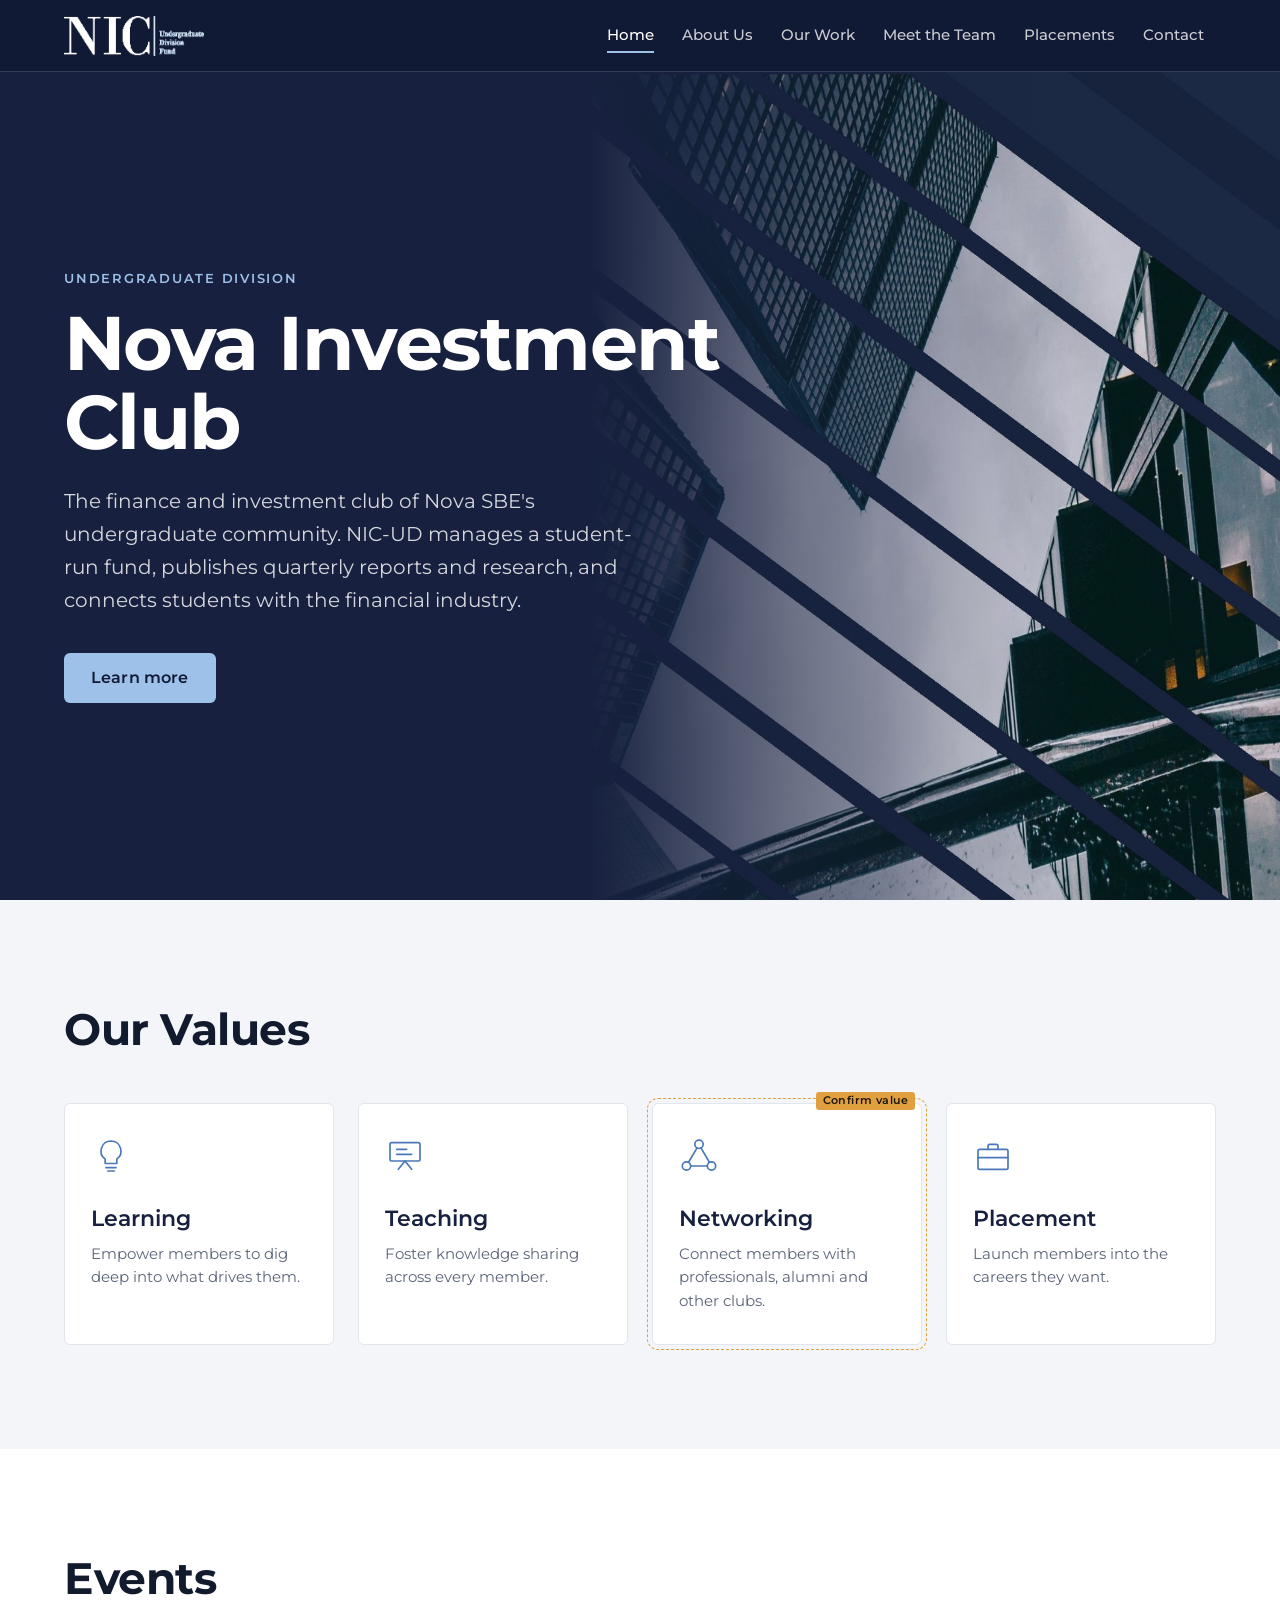
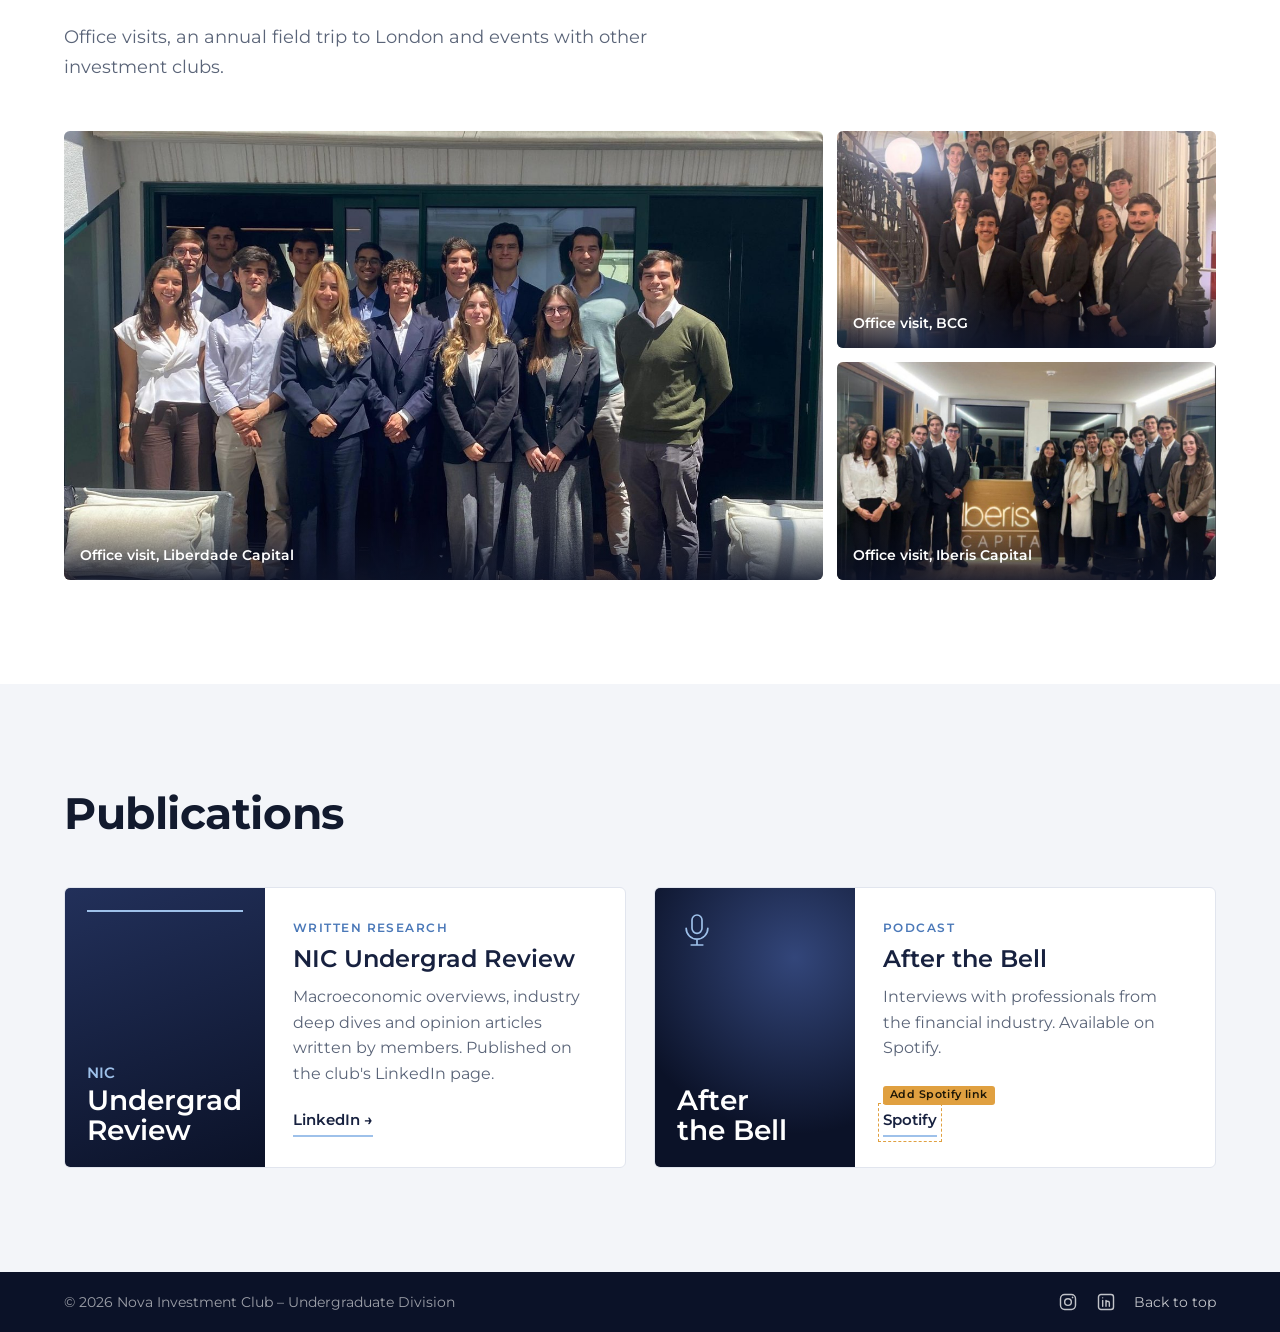
<file: index.html>
<!DOCTYPE html>
<html lang="en">
<head>
  <meta charset="utf-8">
  <meta name="viewport" content="width=device-width, initial-scale=1">
  <title>Nova Investment Club – Undergraduate Division</title>
  <meta name="description" content="The finance and investment club of Nova SBE's undergraduate community, founded in 2013. Home of the NIC-UD Fund.">
  <meta property="og:title" content="Nova Investment Club – Undergraduate Division">
  <meta property="og:description" content="The finance and investment club of Nova SBE's undergraduate community, founded in 2013. Home of the NIC-UD Fund.">
  <meta property="og:image" content="assets/img/hero-buildings.jpg">
  <!-- canonical + og:url are injected from js/config.js (single domain setting) -->
  <link rel="icon" type="image/png" href="assets/logos/nic-ud-logo-navy.png">
  <link rel="preconnect" href="https://fonts.googleapis.com">
  <link rel="preconnect" href="https://fonts.gstatic.com" crossorigin>
  <link href="https://fonts.googleapis.com/css2?family=Montserrat:wght@400;500;600;700;800&display=swap" rel="stylesheet">
  <link rel="stylesheet" href="css/styles.css">
  <script src="js/config.js"></script>
</head>
<body>

<a class="skip-link" href="#main">Skip to content</a>

<!-- ============ TOP NAVIGATION (shared by every page) ============ -->
<header class="nav" id="top">
  <div class="nav__inner container">
    <a class="nav__brand" href="index.html" aria-label="Nova Investment Club – home">
      <img src="assets/logos/nic-ud-logo-white.png" alt="NIC – Undergraduate Division" width="172" height="49">
    </a>
    <nav class="nav__links" id="nav-links" aria-label="Main">
      <a href="index.html" class="is-active" aria-current="page">Home</a>
      <a href="about.html">About Us</a>
      <a href="our-work.html">Our Work</a>
      <a href="team.html">Meet the Team</a>
      <a href="placements.html">Placements</a>
      <a href="contact.html">Contact</a>
    </nav>
    <button class="nav__toggle" type="button" aria-controls="nav-links" aria-expanded="false" aria-label="Open menu">
      <span></span><span></span><span></span>
    </button>
  </div>
</header>

<main id="main">

<section class="hero" id="home">
  <div class="hero__media" aria-hidden="true"><img src="assets/img/hero-buildings.jpg" alt=""></div>
  <div class="hero__inner container">
    <p class="eyebrow eyebrow--light">Undergraduate Division</p>
    <h1 class="hero__title">Nova Investment Club</h1>
    <p class="hero__lead">
      The finance and investment club of Nova SBE's undergraduate community.
      NIC-UD manages a student-run fund, publishes quarterly reports and research,
      and connects students with the financial industry.
    </p>
    <div class="hero__actions"><a class="btn btn--accent btn--lg" href="about.html">Learn more</a></div>
  </div>
</section>

<section class="section section--tint" id="values">
  <div class="container">
    <div class="section__head reveal"><h2 class="section__title">Our Values</h2></div>
    <ul class="values">
      <li class="value reveal">
        <svg class="value__icon" viewBox="0 0 48 48" aria-hidden="true"><path d="M24 6a12 12 0 00-7 21.7V33h14v-5.3A12 12 0 0024 6zM18 38h12M20 42h8"/></svg>
        <h3>Learning</h3><p>Empower members to dig deep into what drives them.</p>
      </li>
      <li class="value reveal">
        <svg class="value__icon" viewBox="0 0 48 48" aria-hidden="true"><rect x="6" y="8" width="36" height="22" rx="2"/><path d="M16 40l8-10 8 10M14 16h12M14 22h18"/></svg>
        <h3>Teaching</h3><p>Foster knowledge sharing across every member.</p>
      </li>
      <!-- PLACEHOLDER: "Networking" is inferred from the club's Instagram ("hands-on learning and networking"); confirm -->
      <li class="value reveal ph" data-ph="Confirm value">
        <svg class="value__icon" viewBox="0 0 48 48" aria-hidden="true"><circle cx="24" cy="10" r="5"/><circle cx="9" cy="36" r="5"/><circle cx="39" cy="36" r="5"/><path d="M21.5 14.5L11.5 31.5M26.5 14.5l10 17M14 36h20"/></svg>
        <h3>Networking</h3><p>Connect members with professionals, alumni and other clubs.</p>
      </li>
      <li class="value reveal">
        <svg class="value__icon" viewBox="0 0 48 48" aria-hidden="true"><rect x="6" y="16" width="36" height="24" rx="2"/><path d="M18 16v-4a2 2 0 012-2h8a2 2 0 012 2v4M6 26h36"/></svg>
        <h3>Placement</h3><p>Launch members into the careers they want.</p>
      </li>
    </ul>
  </div>
</section>

<section class="section" id="events">
  <div class="container">
    <div class="section__head reveal">
      <h2 class="section__title">Events</h2>
      <p class="section__lead">Office visits, an annual field trip to London and events with other investment clubs.</p>
    </div>
    <ul class="gallery reveal">
      <li class="gallery__item gallery__item--wide">
        <img src="assets/img/events/event-liberdade.jpg" alt="NIC-UD members at Liberdade Capital" loading="lazy">
        <span>Office visit, Liberdade Capital</span>
      </li>
      <li class="gallery__item">
        <img src="assets/img/events/event-bcg.jpg" alt="NIC-UD members at Boston Consulting Group" loading="lazy">
        <span>Office visit, BCG</span>
      </li>
      <li class="gallery__item">
        <img src="assets/img/events/event-iberis.jpg" alt="NIC-UD members at Iberis Capital" loading="lazy">
        <span>Office visit, Iberis Capital</span>
      </li>
    </ul>
  </div>
</section>

<section class="section section--tint" id="publications">
  <div class="container">
    <div class="section__head reveal"><h2 class="section__title">Publications</h2></div>
    <div class="pubs">
      <article class="pub reveal">
        <div class="pub__cover pub__cover--review" aria-hidden="true"><span class="pub__kicker">NIC</span><span class="pub__name">Undergrad<br>Review</span></div>
        <div class="pub__body">
          <p class="pub__type">Written research</p>
          <h3>NIC Undergrad Review</h3>
          <p>Macroeconomic overviews, industry deep dives and opinion articles written by members. Published on the club's LinkedIn page.</p>
          <a class="link-arrow" href="https://www.linkedin.com/company/novainvestmentclub-ud/" target="_blank" rel="noopener">LinkedIn</a>
        </div>
      </article>
      <article class="pub reveal">
        <div class="pub__cover pub__cover--podcast" aria-hidden="true">
          <svg viewBox="0 0 48 48"><rect x="18" y="6" width="12" height="22" rx="6"/><path d="M11 22a13 13 0 0026 0M24 35v7M17 42h14"/></svg>
          <span class="pub__name">After<br>the Bell</span>
        </div>
        <div class="pub__body">
          <p class="pub__type">Podcast</p>
          <h3>After the Bell</h3>
          <p>Interviews with professionals from the financial industry. Available on Spotify.</p>
          <!-- PLACEHOLDER: direct Spotify link -->
          <a class="link-arrow ph" data-ph="Add Spotify link" href="#">Spotify</a>
        </div>
      </article>
    </div>
  </div>
</section>

</main>

<!-- ============ FOOTER (shared by every page) ============ -->
<footer class="footer">
  <div class="container footer__inner">
    <span>© <span id="year">2026</span> Nova Investment Club – Undergraduate Division</span>
    <nav class="footer__social" aria-label="Social">
      <a href="https://www.instagram.com/novainvestmentclub_ud/" target="_blank" rel="noopener" aria-label="Instagram">
        <svg viewBox="0 0 24 24" aria-hidden="true"><rect x="3" y="3" width="18" height="18" rx="5"/><circle cx="12" cy="12" r="4"/><circle cx="17.5" cy="6.5" r="1" class="fill"/></svg>
      </a>
      <a href="https://www.linkedin.com/company/novainvestmentclub-ud/" target="_blank" rel="noopener" aria-label="LinkedIn">
        <svg viewBox="0 0 24 24" aria-hidden="true"><rect x="3" y="3" width="18" height="18" rx="3"/><path d="M8 10v7M8 7v.01M12 17v-4a2 2 0 014 0v4M12 10v7"/></svg>
      </a>
      <a href="#top" class="footer__top">Back to top</a>
    </nav>
  </div>
</footer>

<script src="js/main.js"></script>
</body>
</html>
</file>
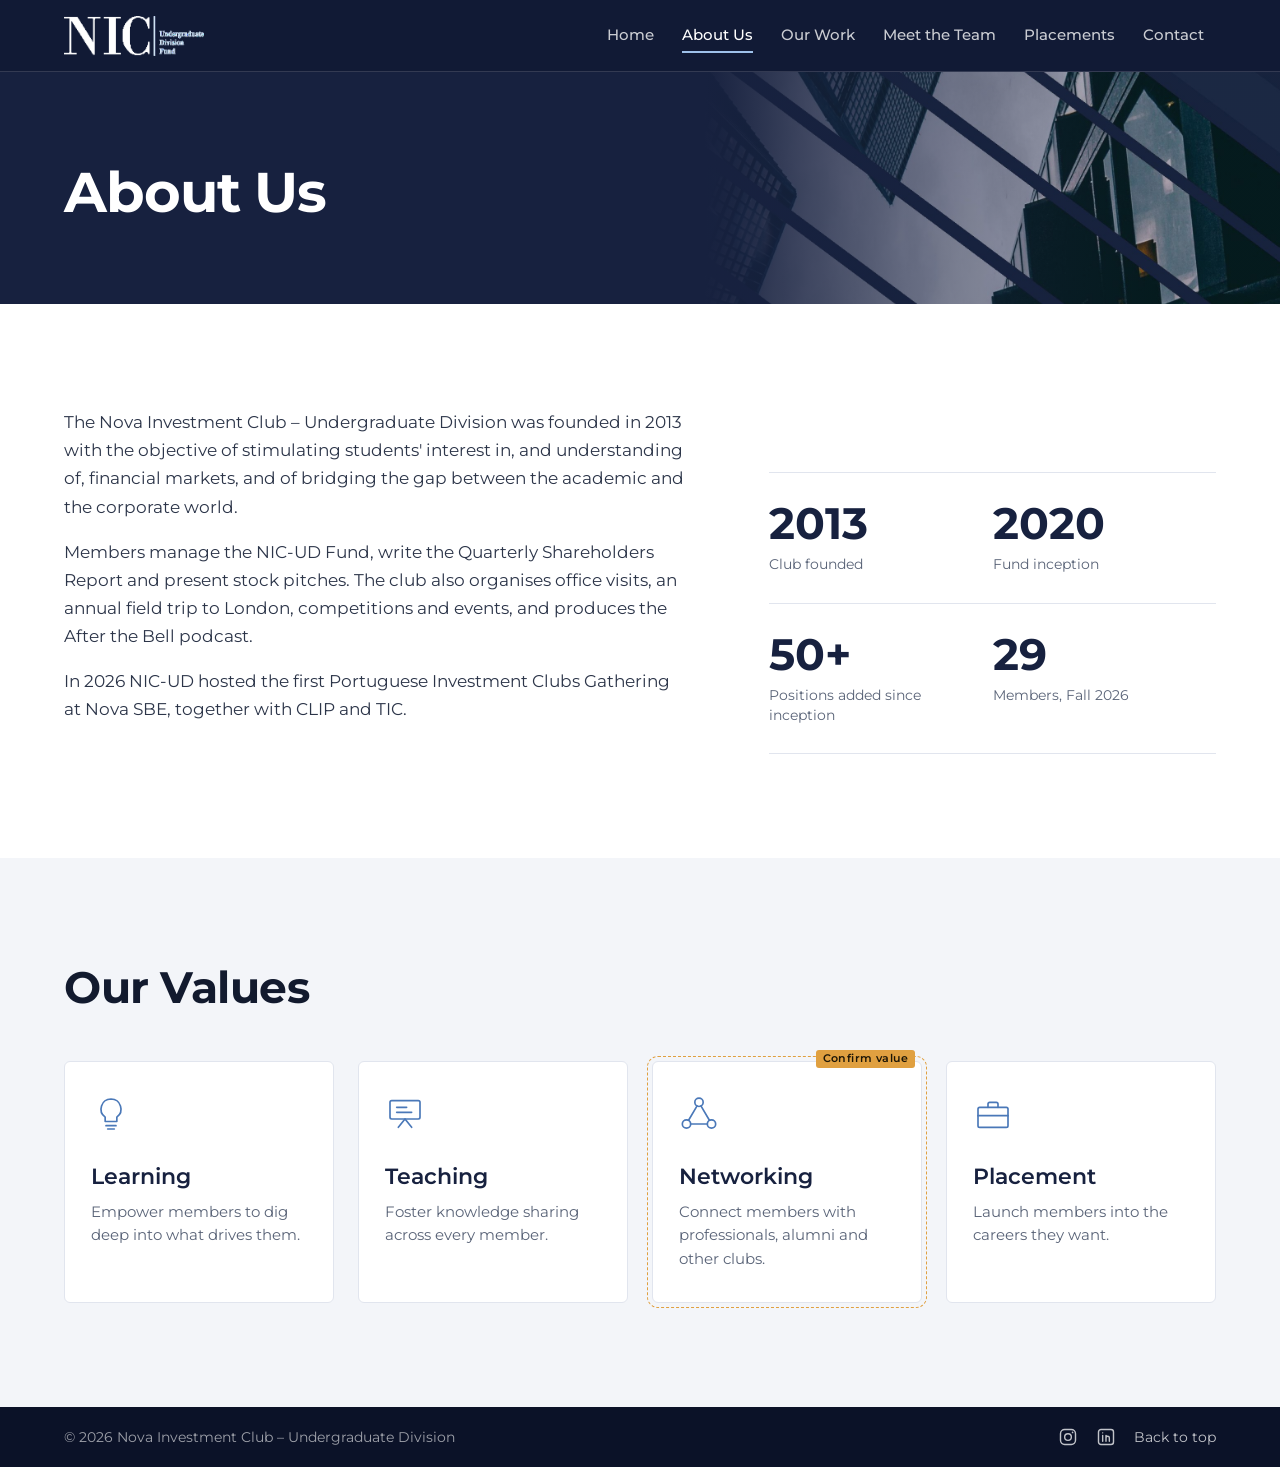
<file: about.html>
<!DOCTYPE html>
<html lang="en">
<head>
  <meta charset="utf-8">
  <meta name="viewport" content="width=device-width, initial-scale=1">
  <title>About Us | Nova Investment Club – UD</title>
  <meta name="description" content="The finance and investment club of Nova SBE's undergraduate community, founded in 2013.">
  <meta property="og:title" content="About Us | Nova Investment Club – UD">
  <meta property="og:description" content="The finance and investment club of Nova SBE's undergraduate community, founded in 2013.">
  <meta property="og:image" content="assets/img/hero-buildings.jpg">
  <!-- canonical + og:url are injected from js/config.js (single domain setting) -->
  <link rel="icon" type="image/png" href="assets/logos/nic-ud-logo-navy.png">
  <link rel="preconnect" href="https://fonts.googleapis.com">
  <link rel="preconnect" href="https://fonts.gstatic.com" crossorigin>
  <link href="https://fonts.googleapis.com/css2?family=Montserrat:wght@400;500;600;700;800&display=swap" rel="stylesheet">
  <link rel="stylesheet" href="css/styles.css">
  <script src="js/config.js"></script>
</head>
<body>

<a class="skip-link" href="#main">Skip to content</a>

<!-- ============ TOP NAVIGATION (shared by every page) ============ -->
<header class="nav" id="top">
  <div class="nav__inner container">
    <a class="nav__brand" href="index.html" aria-label="Nova Investment Club – home">
      <img src="assets/logos/nic-ud-logo-white.png" alt="NIC – Undergraduate Division" width="172" height="49">
    </a>
    <nav class="nav__links" id="nav-links" aria-label="Main">
      <a href="index.html">Home</a>
      <a href="about.html" class="is-active" aria-current="page">About Us</a>
      <a href="our-work.html">Our Work</a>
      <a href="team.html">Meet the Team</a>
      <a href="placements.html">Placements</a>
      <a href="contact.html">Contact</a>
    </nav>
    <button class="nav__toggle" type="button" aria-controls="nav-links" aria-expanded="false" aria-label="Open menu">
      <span></span><span></span><span></span>
    </button>
  </div>
</header>

<main id="main">

<section class="page-hero">
  <div class="page-hero__media" aria-hidden="true"><img src="assets/img/hero-buildings.jpg" alt=""></div>
  <div class="container">
    <h1 class="page-hero__title">About Us</h1>
  </div>
</section>

<section class="section">
  <div class="container about">
    <div class="about__text reveal">
      <p>
        The Nova Investment Club – Undergraduate Division was founded in 2013 with
        the objective of stimulating students' interest in, and understanding of,
        financial markets, and of bridging the gap between the academic and the
        corporate world.
      </p>
      <p>
        Members manage the NIC-UD Fund, write the Quarterly Shareholders Report and
        present stock pitches. The club also organises office visits, an annual
        field trip to London, competitions and events, and produces the
        After the Bell podcast.
      </p>
      <p>
        In 2026 NIC-UD hosted the first Portuguese Investment Clubs Gathering at
        Nova SBE, together with CLIP and TIC.
      </p>
    </div>
    <dl class="stats reveal">
      <div><dt>2013</dt><dd>Club founded</dd></div>
      <div><dt>2020</dt><dd>Fund inception</dd></div>
      <div><dt>50+</dt><dd>Positions added since inception</dd></div>
      <div><dt>29</dt><dd>Members, Fall 2026</dd></div>
    </dl>
  </div>
</section>

<section class="section section--tint" id="values">
  <div class="container">
    <div class="section__head reveal"><h2 class="section__title">Our Values</h2></div>
    <ul class="values">
      <li class="value reveal">
        <svg class="value__icon" viewBox="0 0 48 48" aria-hidden="true"><path d="M24 6a12 12 0 00-7 21.7V33h14v-5.3A12 12 0 0024 6zM18 38h12M20 42h8"/></svg>
        <h3>Learning</h3><p>Empower members to dig deep into what drives them.</p>
      </li>
      <li class="value reveal">
        <svg class="value__icon" viewBox="0 0 48 48" aria-hidden="true"><rect x="6" y="8" width="36" height="22" rx="2"/><path d="M16 40l8-10 8 10M14 16h12M14 22h18"/></svg>
        <h3>Teaching</h3><p>Foster knowledge sharing across every member.</p>
      </li>
      <!-- PLACEHOLDER: "Networking" is inferred from the club's Instagram ("hands-on learning and networking"); confirm -->
      <li class="value reveal ph" data-ph="Confirm value">
        <svg class="value__icon" viewBox="0 0 48 48" aria-hidden="true"><circle cx="24" cy="10" r="5"/><circle cx="9" cy="36" r="5"/><circle cx="39" cy="36" r="5"/><path d="M21.5 14.5L11.5 31.5M26.5 14.5l10 17M14 36h20"/></svg>
        <h3>Networking</h3><p>Connect members with professionals, alumni and other clubs.</p>
      </li>
      <li class="value reveal">
        <svg class="value__icon" viewBox="0 0 48 48" aria-hidden="true"><rect x="6" y="16" width="36" height="24" rx="2"/><path d="M18 16v-4a2 2 0 012-2h8a2 2 0 012 2v4M6 26h36"/></svg>
        <h3>Placement</h3><p>Launch members into the careers they want.</p>
      </li>
    </ul>
  </div>
</section>

</main>

<!-- ============ FOOTER (shared by every page) ============ -->
<footer class="footer">
  <div class="container footer__inner">
    <span>© <span id="year">2026</span> Nova Investment Club – Undergraduate Division</span>
    <nav class="footer__social" aria-label="Social">
      <a href="https://www.instagram.com/novainvestmentclub_ud/" target="_blank" rel="noopener" aria-label="Instagram">
        <svg viewBox="0 0 24 24" aria-hidden="true"><rect x="3" y="3" width="18" height="18" rx="5"/><circle cx="12" cy="12" r="4"/><circle cx="17.5" cy="6.5" r="1" class="fill"/></svg>
      </a>
      <a href="https://www.linkedin.com/company/novainvestmentclub-ud/" target="_blank" rel="noopener" aria-label="LinkedIn">
        <svg viewBox="0 0 24 24" aria-hidden="true"><rect x="3" y="3" width="18" height="18" rx="3"/><path d="M8 10v7M8 7v.01M12 17v-4a2 2 0 014 0v4M12 10v7"/></svg>
      </a>
      <a href="#top" class="footer__top">Back to top</a>
    </nav>
  </div>
</footer>

<script src="js/main.js"></script>
</body>
</html>
</file>
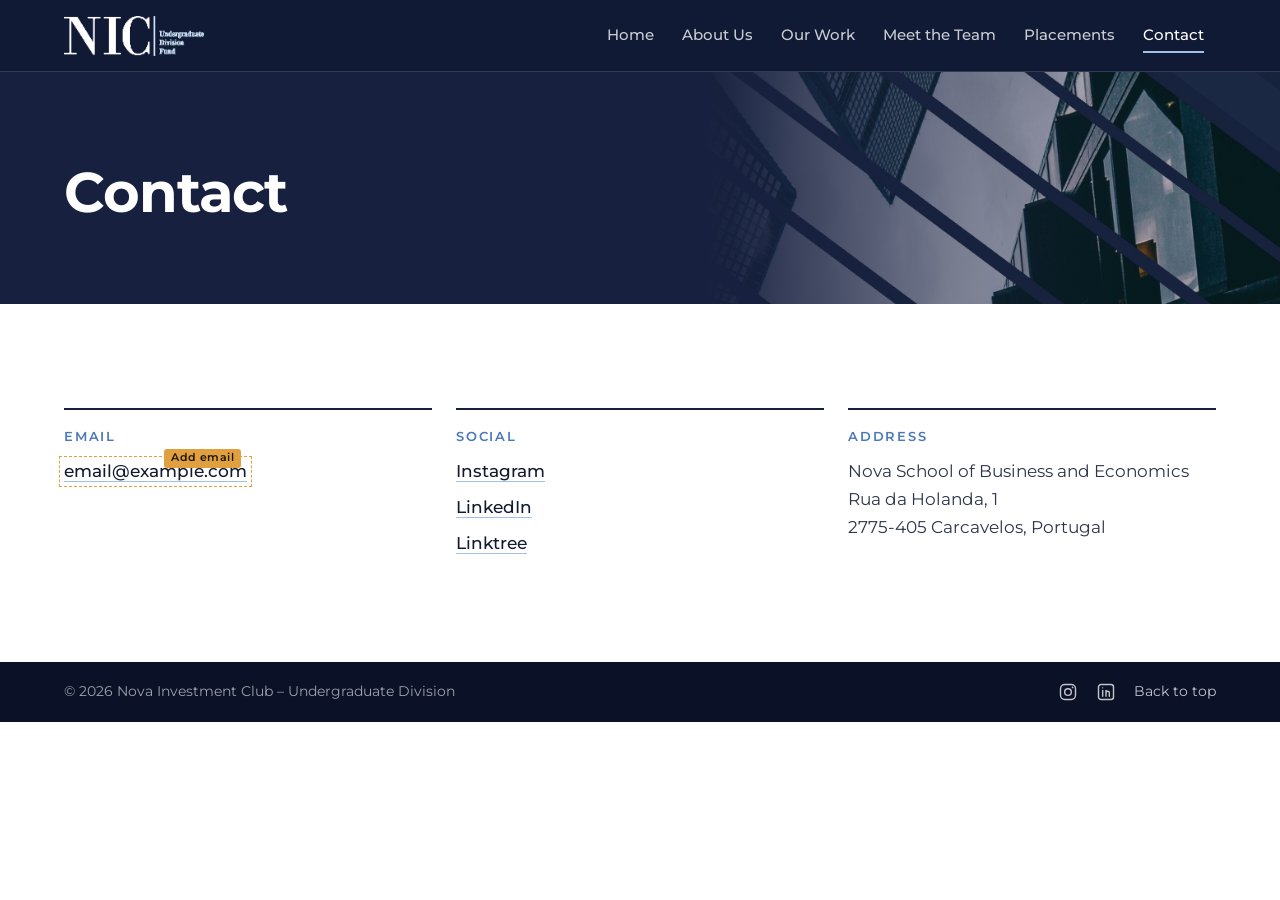
<file: contact.html>
<!DOCTYPE html>
<html lang="en">
<head>
  <meta charset="utf-8">
  <meta name="viewport" content="width=device-width, initial-scale=1">
  <title>Contact | Nova Investment Club – UD</title>
  <meta name="description" content="Contact the Nova Investment Club – Undergraduate Division.">
  <meta property="og:title" content="Contact | Nova Investment Club – UD">
  <meta property="og:description" content="Contact the Nova Investment Club – Undergraduate Division.">
  <meta property="og:image" content="assets/img/hero-buildings.jpg">
  <!-- canonical + og:url are injected from js/config.js (single domain setting) -->
  <link rel="icon" type="image/png" href="assets/logos/nic-ud-logo-navy.png">
  <link rel="preconnect" href="https://fonts.googleapis.com">
  <link rel="preconnect" href="https://fonts.gstatic.com" crossorigin>
  <link href="https://fonts.googleapis.com/css2?family=Montserrat:wght@400;500;600;700;800&display=swap" rel="stylesheet">
  <link rel="stylesheet" href="css/styles.css">
  <script src="js/config.js"></script>
</head>
<body>

<a class="skip-link" href="#main">Skip to content</a>

<!-- ============ TOP NAVIGATION (shared by every page) ============ -->
<header class="nav" id="top">
  <div class="nav__inner container">
    <a class="nav__brand" href="index.html" aria-label="Nova Investment Club – home">
      <img src="assets/logos/nic-ud-logo-white.png" alt="NIC – Undergraduate Division" width="172" height="49">
    </a>
    <nav class="nav__links" id="nav-links" aria-label="Main">
      <a href="index.html">Home</a>
      <a href="about.html">About Us</a>
      <a href="our-work.html">Our Work</a>
      <a href="team.html">Meet the Team</a>
      <a href="placements.html">Placements</a>
      <a href="contact.html" class="is-active" aria-current="page">Contact</a>
    </nav>
    <button class="nav__toggle" type="button" aria-controls="nav-links" aria-expanded="false" aria-label="Open menu">
      <span></span><span></span><span></span>
    </button>
  </div>
</header>

<main id="main">

<section class="page-hero">
  <div class="page-hero__media" aria-hidden="true"><img src="assets/img/hero-buildings.jpg" alt=""></div>
  <div class="container">
    <h1 class="page-hero__title">Contact</h1>
  </div>
</section>

<section class="section">
  <div class="container contact">
    <div class="contact__grid reveal">
      <div class="contact__card">
        <h2>Email</h2>
        <!-- PLACEHOLDER: official club email (it's on the Linktree but wasn't readable) -->
        <a class="ph" data-ph="Add email" href="mailto:email@example.com">email@example.com</a>
      </div>
      <div class="contact__card">
        <h2>Social</h2>
        <ul class="socials">
          <li><a href="https://www.instagram.com/novainvestmentclub_ud/" target="_blank" rel="noopener">Instagram</a></li>
          <li><a href="https://www.linkedin.com/company/novainvestmentclub-ud/" target="_blank" rel="noopener">LinkedIn</a></li>
          <li><a href="https://linktr.ee/novainvestmentclub_ud" target="_blank" rel="noopener">Linktree</a></li>
        </ul>
      </div>
      <div class="contact__card">
        <h2>Address</h2>
        <address>Nova School of Business and Economics<br>Rua da Holanda, 1<br>2775-405 Carcavelos, Portugal</address>
      </div>
    </div>
  </div>
</section>

</main>

<!-- ============ FOOTER (shared by every page) ============ -->
<footer class="footer">
  <div class="container footer__inner">
    <span>© <span id="year">2026</span> Nova Investment Club – Undergraduate Division</span>
    <nav class="footer__social" aria-label="Social">
      <a href="https://www.instagram.com/novainvestmentclub_ud/" target="_blank" rel="noopener" aria-label="Instagram">
        <svg viewBox="0 0 24 24" aria-hidden="true"><rect x="3" y="3" width="18" height="18" rx="5"/><circle cx="12" cy="12" r="4"/><circle cx="17.5" cy="6.5" r="1" class="fill"/></svg>
      </a>
      <a href="https://www.linkedin.com/company/novainvestmentclub-ud/" target="_blank" rel="noopener" aria-label="LinkedIn">
        <svg viewBox="0 0 24 24" aria-hidden="true"><rect x="3" y="3" width="18" height="18" rx="3"/><path d="M8 10v7M8 7v.01M12 17v-4a2 2 0 014 0v4M12 10v7"/></svg>
      </a>
      <a href="#top" class="footer__top">Back to top</a>
    </nav>
  </div>
</footer>

<script src="js/main.js"></script>
</body>
</html>
</file>
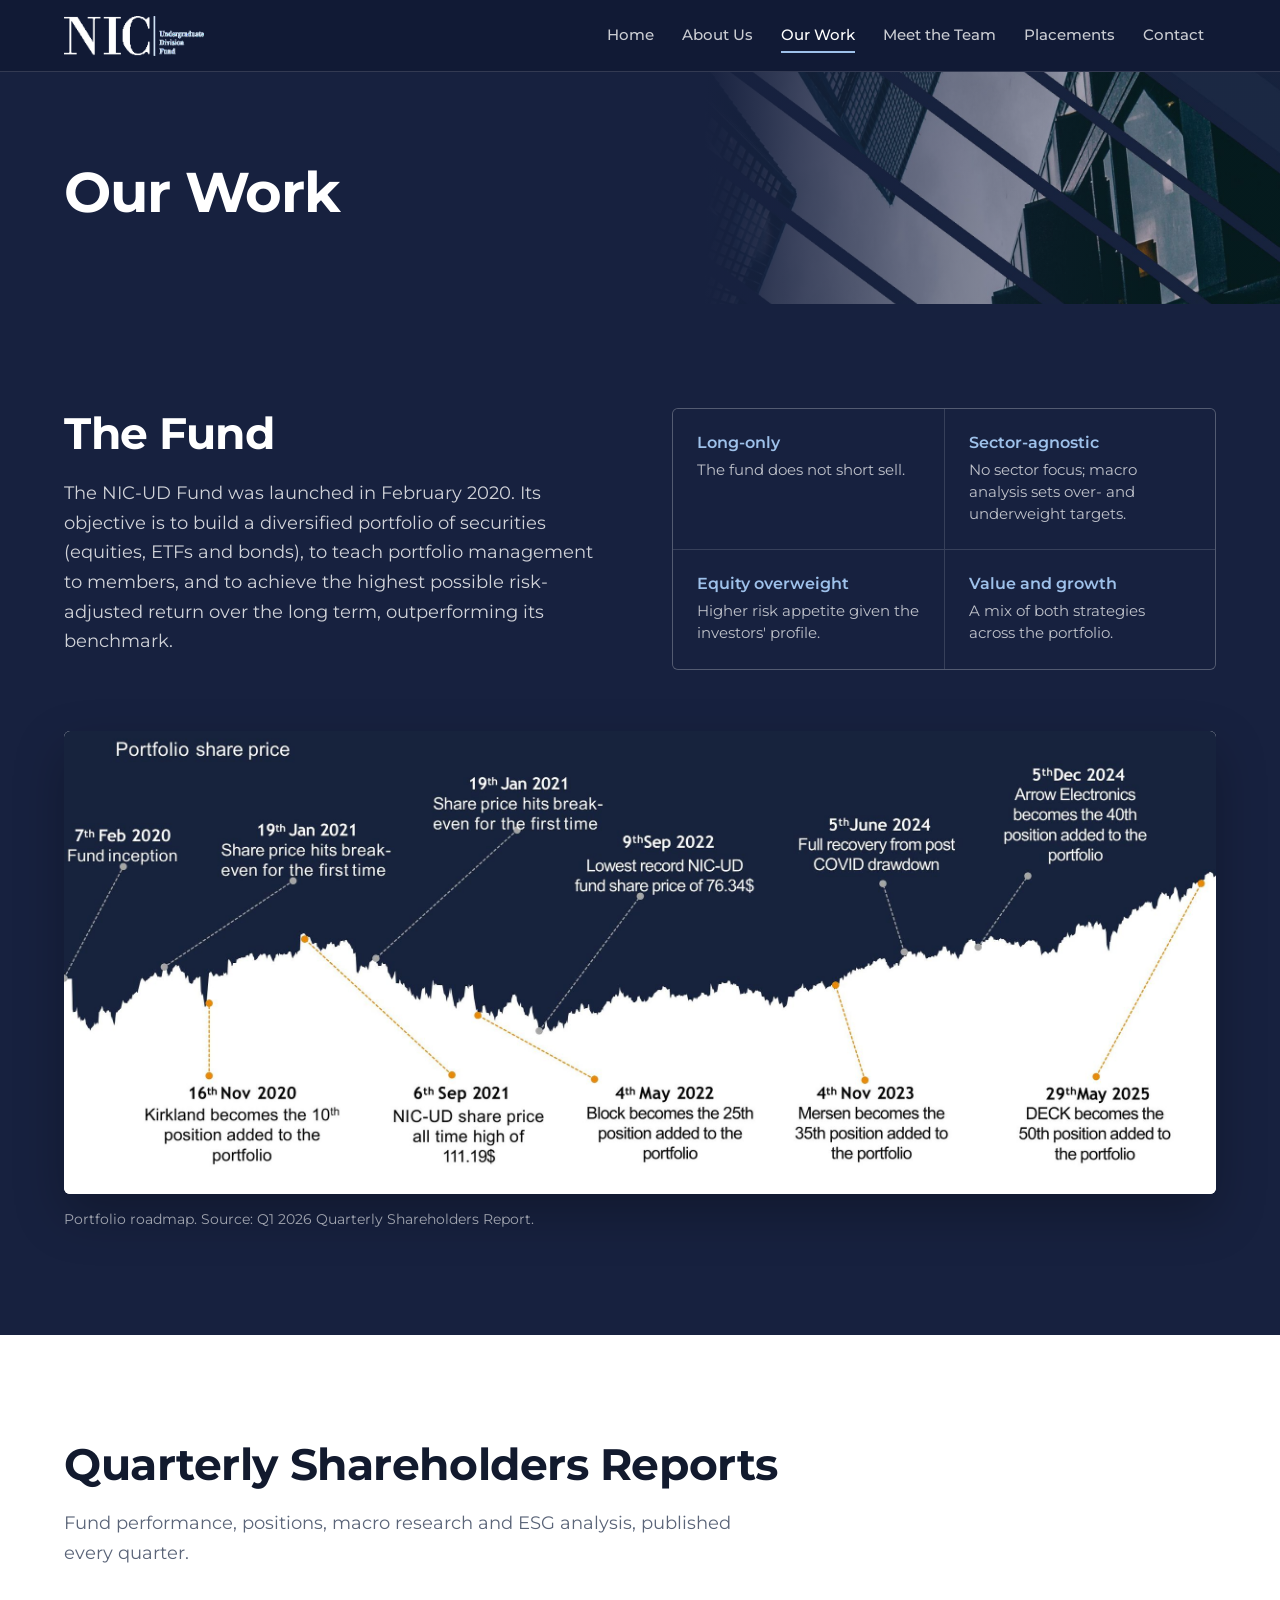
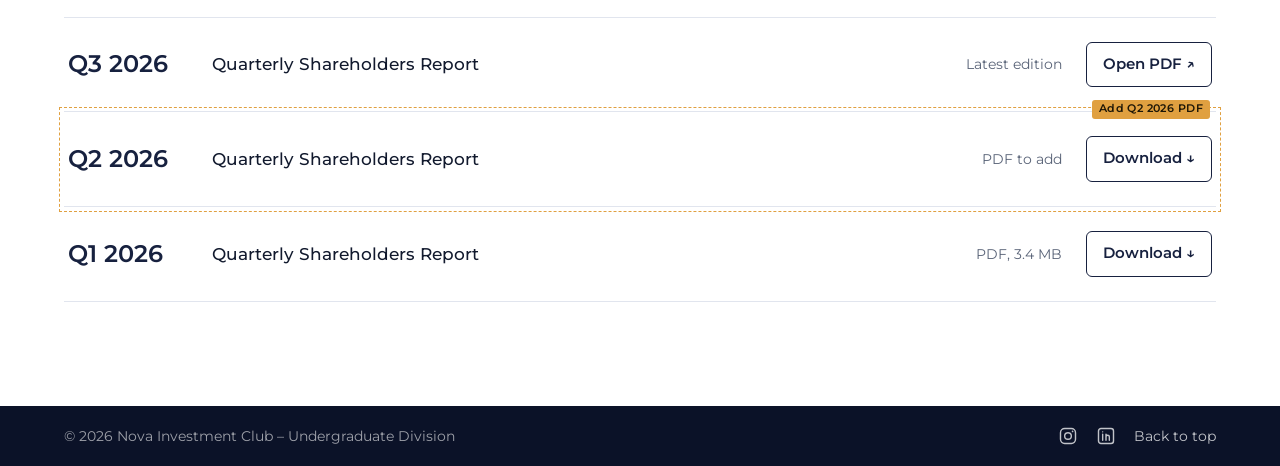
<file: our-work.html>
<!DOCTYPE html>
<html lang="en">
<head>
  <meta charset="utf-8">
  <meta name="viewport" content="width=device-width, initial-scale=1">
  <title>Our Work | Nova Investment Club – UD</title>
  <meta name="description" content="The NIC-UD Fund strategy, portfolio roadmap and Quarterly Shareholders Reports.">
  <meta property="og:title" content="Our Work | Nova Investment Club – UD">
  <meta property="og:description" content="The NIC-UD Fund strategy, portfolio roadmap and Quarterly Shareholders Reports.">
  <meta property="og:image" content="assets/img/hero-buildings.jpg">
  <!-- canonical + og:url are injected from js/config.js (single domain setting) -->
  <link rel="icon" type="image/png" href="assets/logos/nic-ud-logo-navy.png">
  <link rel="preconnect" href="https://fonts.googleapis.com">
  <link rel="preconnect" href="https://fonts.gstatic.com" crossorigin>
  <link href="https://fonts.googleapis.com/css2?family=Montserrat:wght@400;500;600;700;800&display=swap" rel="stylesheet">
  <link rel="stylesheet" href="css/styles.css">
  <script src="js/config.js"></script>
</head>
<body>

<a class="skip-link" href="#main">Skip to content</a>

<!-- ============ TOP NAVIGATION (shared by every page) ============ -->
<header class="nav" id="top">
  <div class="nav__inner container">
    <a class="nav__brand" href="index.html" aria-label="Nova Investment Club – home">
      <img src="assets/logos/nic-ud-logo-white.png" alt="NIC – Undergraduate Division" width="172" height="49">
    </a>
    <nav class="nav__links" id="nav-links" aria-label="Main">
      <a href="index.html">Home</a>
      <a href="about.html">About Us</a>
      <a href="our-work.html" class="is-active" aria-current="page">Our Work</a>
      <a href="team.html">Meet the Team</a>
      <a href="placements.html">Placements</a>
      <a href="contact.html">Contact</a>
    </nav>
    <button class="nav__toggle" type="button" aria-controls="nav-links" aria-expanded="false" aria-label="Open menu">
      <span></span><span></span><span></span>
    </button>
  </div>
</header>

<main id="main">

<section class="page-hero">
  <div class="page-hero__media" aria-hidden="true"><img src="assets/img/hero-buildings.jpg" alt=""></div>
  <div class="container">
    <h1 class="page-hero__title">Our Work</h1>
  </div>
</section>

<!-- Our Work: future research files go here as new sections. For now: the NIC-UD Fund. -->
<section class="section section--dark" id="fund">
  <div class="container">
    <div class="fund">
      <div class="fund__text reveal">
        <h2 class="section__title">The Fund</h2>
        <p class="fund__lead">
          The NIC-UD Fund was launched in February 2020. Its objective is to build a
          diversified portfolio of securities (equities, ETFs and bonds), to teach
          portfolio management to members, and to achieve the highest possible
          risk-adjusted return over the long term, outperforming its benchmark.
        </p>
      </div>
      <ul class="pillars reveal">
        <li><h3>Long-only</h3><p>The fund does not short sell.</p></li>
        <li><h3>Sector-agnostic</h3><p>No sector focus; macro analysis sets over- and underweight targets.</p></li>
        <li><h3>Equity overweight</h3><p>Higher risk appetite given the investors' profile.</p></li>
        <li><h3>Value and growth</h3><p>A mix of both strategies across the portfolio.</p></li>
      </ul>
    </div>
    <figure class="roadmap reveal">
      <div class="roadmap__frame">
        <img src="assets/img/fund-roadmap.jpg" alt="Timeline of the NIC-UD fund share price from inception in February 2020 to May 2025, marking the 10th, 25th, 35th, 40th and 50th positions, the September 2021 all-time high and the September 2022 low." loading="lazy">
      </div>
      <figcaption>Portfolio roadmap. Source: Q1 2026 Quarterly Shareholders Report.</figcaption>
    </figure>
  </div>
</section>

<section class="section" id="reports">
  <div class="container">
    <div class="section__head reveal">
      <h2 class="section__title">Quarterly Shareholders Reports</h2>
      <p class="section__lead">Fund performance, positions, macro research and ESG analysis, published every quarter.</p>
    </div>
    <ul class="qsr-list reveal">
      <li class="qsr">
        <span class="qsr__quarter">Q3 2026</span>
        <span class="qsr__title">Quarterly Shareholders Report</span>
        <span class="qsr__meta">Latest edition</span>
        <!-- External link for now (Google Drive from the Linktree). To host locally: save the PDF in assets/pdfs/ and point the href there. -->
        <a class="qsr__dl" href="https://drive.google.com/file/d/17gvLEv3OiRMT9Z9_zL8FUSl_GpMKo7qk/view" target="_blank" rel="noopener">Open PDF <span aria-hidden="true">↗</span></a>
      </li>
      <li class="qsr ph" data-ph="Add Q2 2026 PDF">
        <span class="qsr__quarter">Q2 2026</span>
        <span class="qsr__title">Quarterly Shareholders Report</span>
        <span class="qsr__meta">PDF to add</span>
        <!-- PLACEHOLDER: save as assets/pdfs/NIC-UD_QSR_Q2_2026.pdf -->
        <a class="qsr__dl" href="assets/pdfs/NIC-UD_QSR_Q2_2026.pdf" download>Download <span aria-hidden="true">↓</span></a>
      </li>
      <li class="qsr">
        <span class="qsr__quarter">Q1 2026</span>
        <span class="qsr__title">Quarterly Shareholders Report</span>
        <span class="qsr__meta">PDF, 3.4 MB</span>
        <a class="qsr__dl" href="assets/pdfs/NIC-UD_QSR_Q1_2026.pdf" download>Download <span aria-hidden="true">↓</span></a>
      </li>
    </ul>
  </div>
</section>

</main>

<!-- ============ FOOTER (shared by every page) ============ -->
<footer class="footer">
  <div class="container footer__inner">
    <span>© <span id="year">2026</span> Nova Investment Club – Undergraduate Division</span>
    <nav class="footer__social" aria-label="Social">
      <a href="https://www.instagram.com/novainvestmentclub_ud/" target="_blank" rel="noopener" aria-label="Instagram">
        <svg viewBox="0 0 24 24" aria-hidden="true"><rect x="3" y="3" width="18" height="18" rx="5"/><circle cx="12" cy="12" r="4"/><circle cx="17.5" cy="6.5" r="1" class="fill"/></svg>
      </a>
      <a href="https://www.linkedin.com/company/novainvestmentclub-ud/" target="_blank" rel="noopener" aria-label="LinkedIn">
        <svg viewBox="0 0 24 24" aria-hidden="true"><rect x="3" y="3" width="18" height="18" rx="3"/><path d="M8 10v7M8 7v.01M12 17v-4a2 2 0 014 0v4M12 10v7"/></svg>
      </a>
      <a href="#top" class="footer__top">Back to top</a>
    </nav>
  </div>
</footer>

<script src="js/main.js"></script>
</body>
</html>
</file>
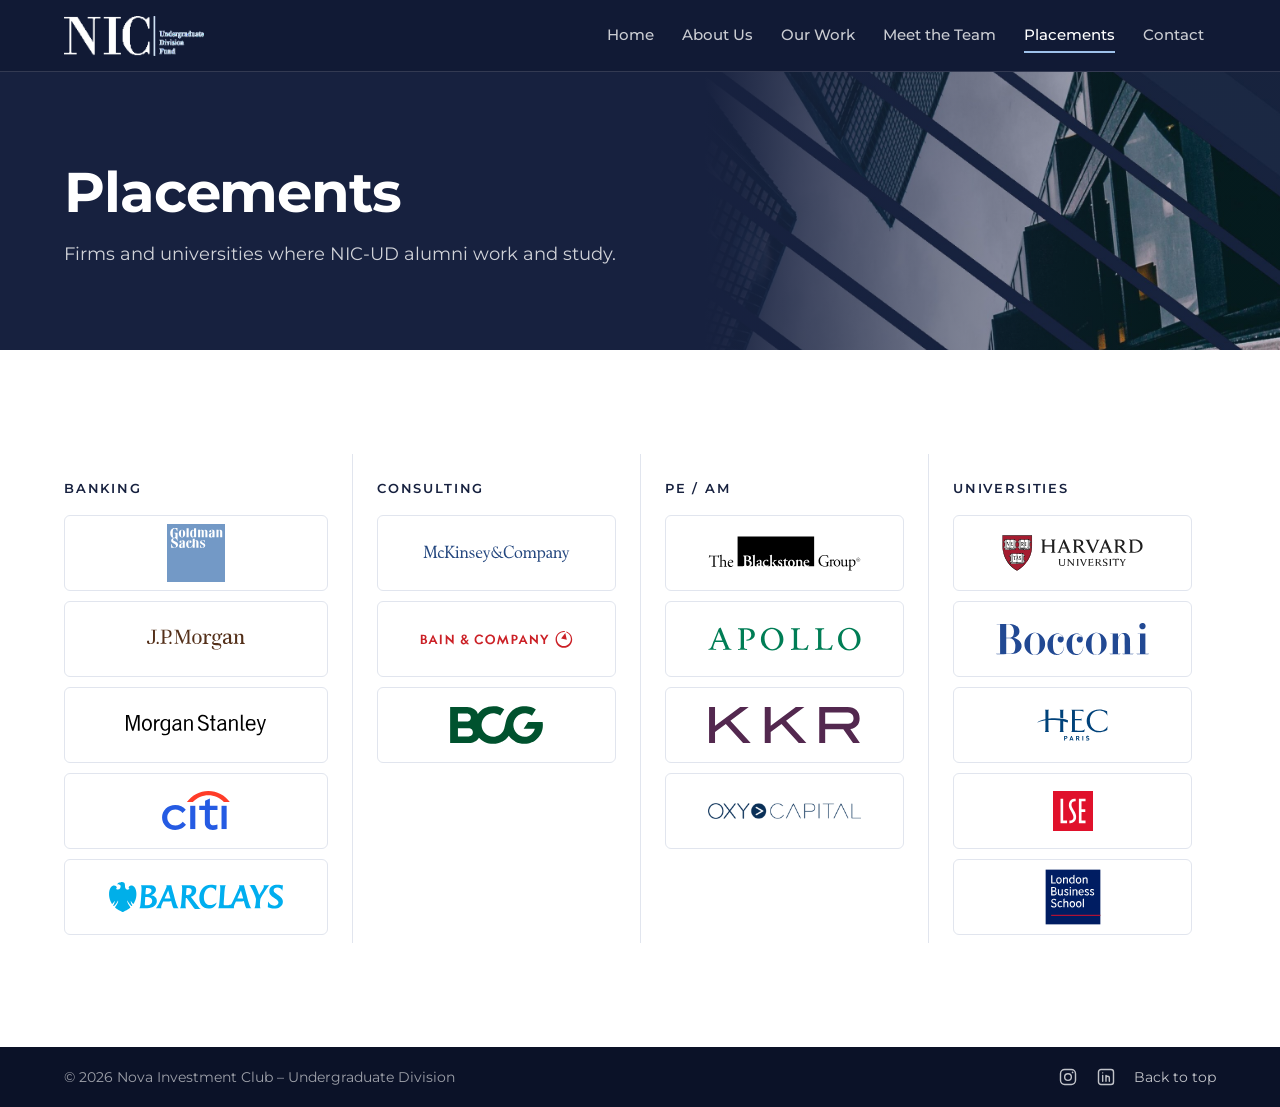
<file: placements.html>
<!DOCTYPE html>
<html lang="en">
<head>
  <meta charset="utf-8">
  <meta name="viewport" content="width=device-width, initial-scale=1">
  <title>Placements | Nova Investment Club – UD</title>
  <meta name="description" content="Firms and universities where NIC-UD alumni work and study.">
  <meta property="og:title" content="Placements | Nova Investment Club – UD">
  <meta property="og:description" content="Firms and universities where NIC-UD alumni work and study.">
  <meta property="og:image" content="assets/img/hero-buildings.jpg">
  <!-- canonical + og:url are injected from js/config.js (single domain setting) -->
  <link rel="icon" type="image/png" href="assets/logos/nic-ud-logo-navy.png">
  <link rel="preconnect" href="https://fonts.googleapis.com">
  <link rel="preconnect" href="https://fonts.gstatic.com" crossorigin>
  <link href="https://fonts.googleapis.com/css2?family=Montserrat:wght@400;500;600;700;800&display=swap" rel="stylesheet">
  <link rel="stylesheet" href="css/styles.css">
  <script src="js/config.js"></script>
</head>
<body>

<a class="skip-link" href="#main">Skip to content</a>

<!-- ============ TOP NAVIGATION (shared by every page) ============ -->
<header class="nav" id="top">
  <div class="nav__inner container">
    <a class="nav__brand" href="index.html" aria-label="Nova Investment Club – home">
      <img src="assets/logos/nic-ud-logo-white.png" alt="NIC – Undergraduate Division" width="172" height="49">
    </a>
    <nav class="nav__links" id="nav-links" aria-label="Main">
      <a href="index.html">Home</a>
      <a href="about.html">About Us</a>
      <a href="our-work.html">Our Work</a>
      <a href="team.html">Meet the Team</a>
      <a href="placements.html" class="is-active" aria-current="page">Placements</a>
      <a href="contact.html">Contact</a>
    </nav>
    <button class="nav__toggle" type="button" aria-controls="nav-links" aria-expanded="false" aria-label="Open menu">
      <span></span><span></span><span></span>
    </button>
  </div>
</header>

<main id="main">

<section class="page-hero">
  <div class="page-hero__media" aria-hidden="true"><img src="assets/img/hero-buildings.jpg" alt=""></div>
  <div class="container">
    <h1 class="page-hero__title">Placements</h1>
    <p class="page-hero__lead">Firms and universities where NIC-UD alumni work and study.</p>
  </div>
</section>

<!-- Source: NIC-UD "Get to know our alumni network" Instagram post. Logos: assets/logos/placements/ -->
<section class="section" id="placements">
  <div class="container">
    <div class="placements reveal">
      <div class="sector">
        <h2>Banking</h2>
        <ul class="logo-grid">
          <li class="logo-slot logo-slot--square"><img src="assets/logos/placements/goldman-sachs.svg" alt="Goldman Sachs" loading="lazy"></li>
          <li class="logo-slot"><img src="assets/logos/placements/jp-morgan.svg" alt="J.P. Morgan" loading="lazy"></li>
          <li class="logo-slot"><img src="assets/logos/placements/morgan-stanley.svg" alt="Morgan Stanley" loading="lazy"></li>
          <li class="logo-slot"><img src="assets/logos/placements/citi.svg" alt="Citi" loading="lazy"></li>
          <li class="logo-slot"><img src="assets/logos/placements/barclays.svg" alt="Barclays" loading="lazy"></li>
        </ul>
      </div>
      <div class="sector">
        <h2>Consulting</h2>
        <ul class="logo-grid">
          <li class="logo-slot"><img src="assets/logos/placements/mckinsey.svg" alt="McKinsey &amp; Company" loading="lazy"></li>
          <li class="logo-slot"><img src="assets/logos/placements/bain.svg" alt="Bain &amp; Company" loading="lazy"></li>
          <li class="logo-slot"><img src="assets/logos/placements/bcg.svg" alt="BCG" loading="lazy"></li>
        </ul>
      </div>
      <div class="sector">
        <h2>PE / AM</h2>
        <ul class="logo-grid">
          <li class="logo-slot"><img src="assets/logos/placements/blackstone.svg" alt="Blackstone" loading="lazy"></li>
          <li class="logo-slot"><img src="assets/logos/placements/apollo.svg" alt="Apollo" loading="lazy"></li>
          <li class="logo-slot"><img src="assets/logos/placements/kkr.svg" alt="KKR" loading="lazy"></li>
          <li class="logo-slot"><img src="assets/logos/placements/oxy-capital.png" alt="Oxy Capital" loading="lazy"></li>
        </ul>
      </div>
      <div class="sector">
        <h2>Universities</h2>
        <ul class="logo-grid">
          <li class="logo-slot"><img src="assets/logos/placements/harvard.svg" alt="Harvard University" loading="lazy"></li>
          <li class="logo-slot"><img src="assets/logos/placements/bocconi.svg" alt="Bocconi University" loading="lazy"></li>
          <li class="logo-slot"><img src="assets/logos/placements/hec-paris.svg" alt="HEC Paris" loading="lazy"></li>
          <li class="logo-slot logo-slot--square"><img src="assets/logos/placements/lse.svg" alt="London School of Economics" loading="lazy"></li>
          <li class="logo-slot logo-slot--square"><img src="assets/logos/placements/lbs.svg" alt="London Business School" loading="lazy"></li>
        </ul>
      </div>
    </div>
  </div>
</section>

</main>

<!-- ============ FOOTER (shared by every page) ============ -->
<footer class="footer">
  <div class="container footer__inner">
    <span>© <span id="year">2026</span> Nova Investment Club – Undergraduate Division</span>
    <nav class="footer__social" aria-label="Social">
      <a href="https://www.instagram.com/novainvestmentclub_ud/" target="_blank" rel="noopener" aria-label="Instagram">
        <svg viewBox="0 0 24 24" aria-hidden="true"><rect x="3" y="3" width="18" height="18" rx="5"/><circle cx="12" cy="12" r="4"/><circle cx="17.5" cy="6.5" r="1" class="fill"/></svg>
      </a>
      <a href="https://www.linkedin.com/company/novainvestmentclub-ud/" target="_blank" rel="noopener" aria-label="LinkedIn">
        <svg viewBox="0 0 24 24" aria-hidden="true"><rect x="3" y="3" width="18" height="18" rx="3"/><path d="M8 10v7M8 7v.01M12 17v-4a2 2 0 014 0v4M12 10v7"/></svg>
      </a>
      <a href="#top" class="footer__top">Back to top</a>
    </nav>
  </div>
</footer>

<script src="js/main.js"></script>
</body>
</html>
</file>
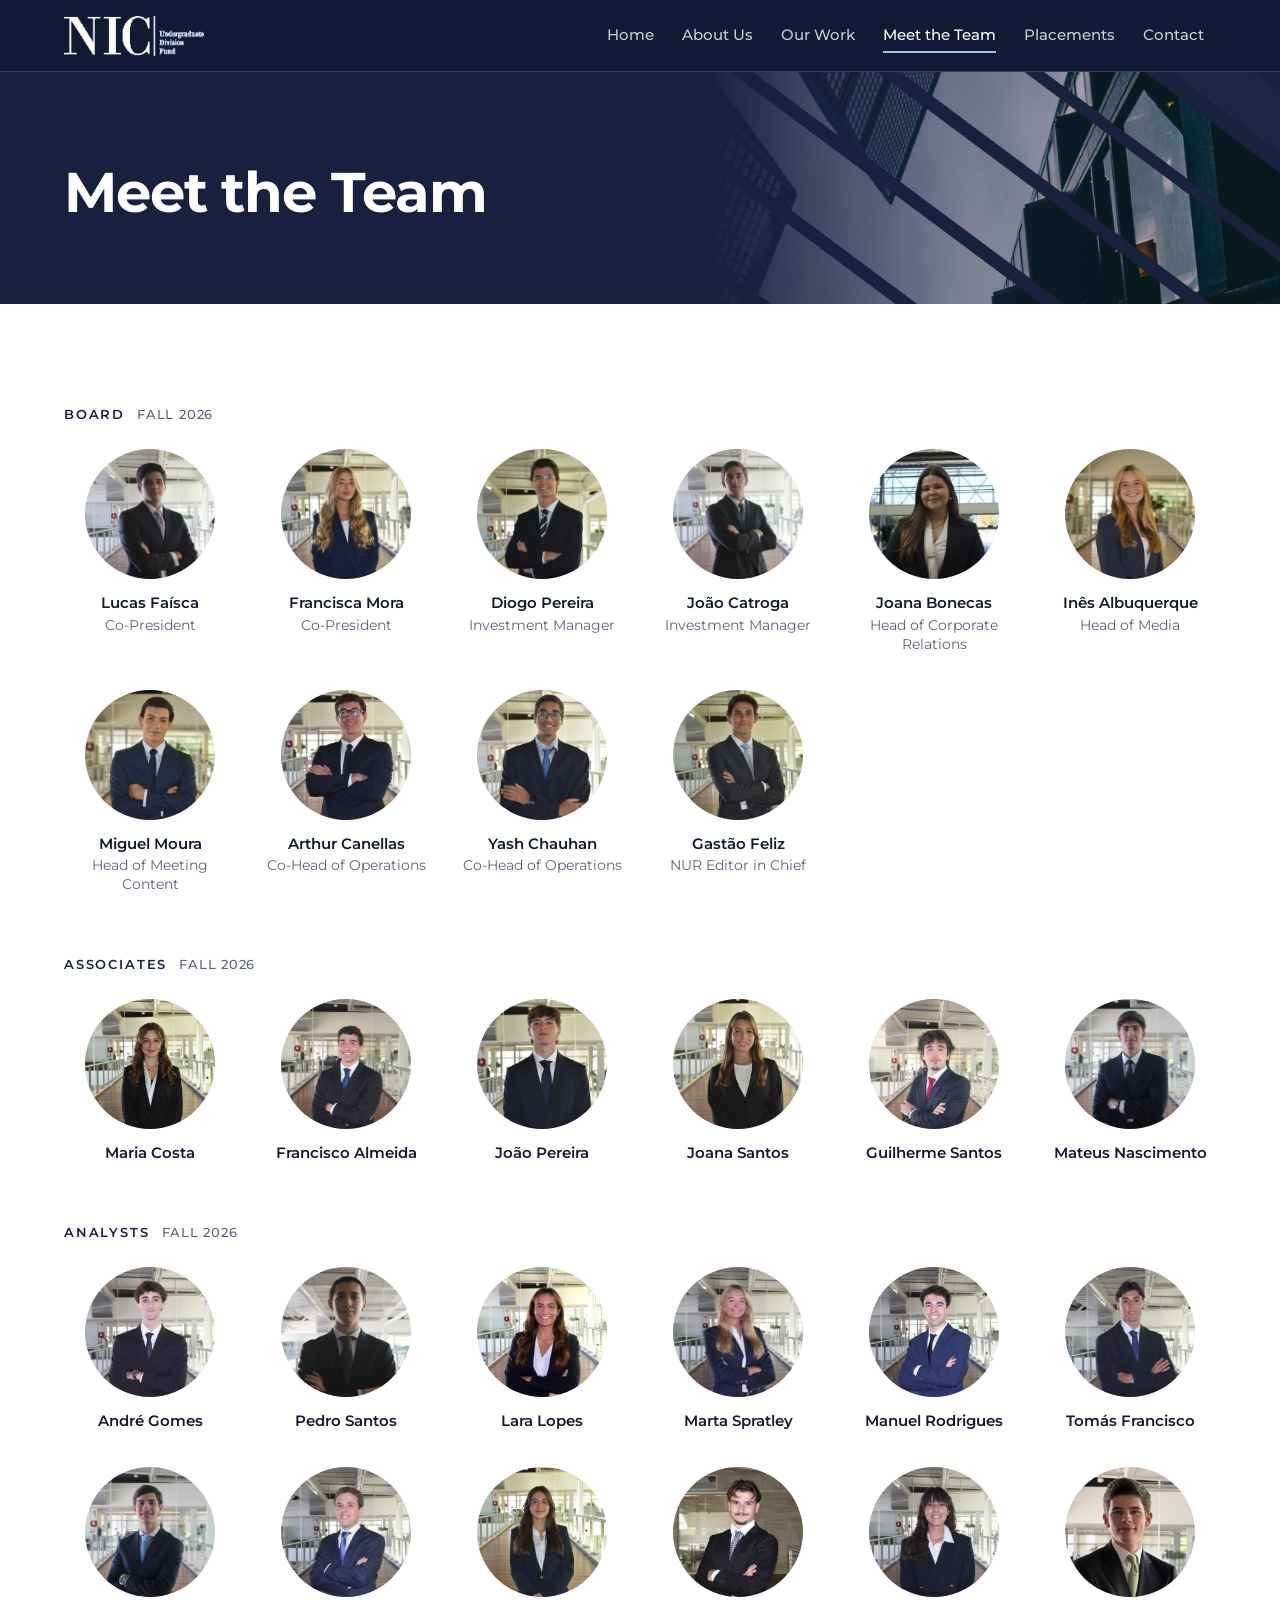
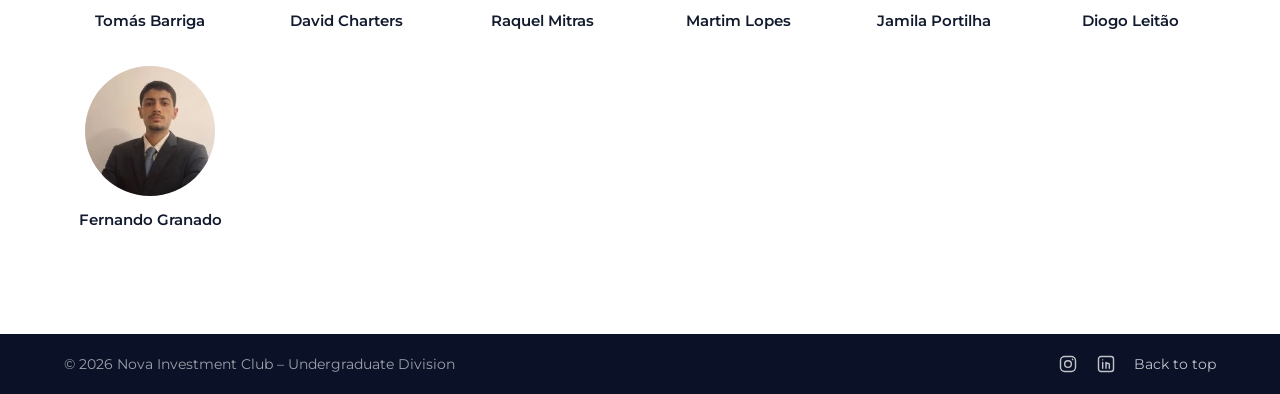
<file: team.html>
<!DOCTYPE html>
<html lang="en">
<head>
  <meta charset="utf-8">
  <meta name="viewport" content="width=device-width, initial-scale=1">
  <title>Meet the Team | Nova Investment Club – UD</title>
  <meta name="description" content="The NIC-UD team, Fall Semester 2026.">
  <meta property="og:title" content="Meet the Team | Nova Investment Club – UD">
  <meta property="og:description" content="The NIC-UD team, Fall Semester 2026.">
  <meta property="og:image" content="assets/img/hero-buildings.jpg">
  <!-- canonical + og:url are injected from js/config.js (single domain setting) -->
  <link rel="icon" type="image/png" href="assets/logos/nic-ud-logo-navy.png">
  <link rel="preconnect" href="https://fonts.googleapis.com">
  <link rel="preconnect" href="https://fonts.gstatic.com" crossorigin>
  <link href="https://fonts.googleapis.com/css2?family=Montserrat:wght@400;500;600;700;800&display=swap" rel="stylesheet">
  <link rel="stylesheet" href="css/styles.css">
  <script src="js/config.js"></script>
</head>
<body>

<a class="skip-link" href="#main">Skip to content</a>

<!-- ============ TOP NAVIGATION (shared by every page) ============ -->
<header class="nav" id="top">
  <div class="nav__inner container">
    <a class="nav__brand" href="index.html" aria-label="Nova Investment Club – home">
      <img src="assets/logos/nic-ud-logo-white.png" alt="NIC – Undergraduate Division" width="172" height="49">
    </a>
    <nav class="nav__links" id="nav-links" aria-label="Main">
      <a href="index.html">Home</a>
      <a href="about.html">About Us</a>
      <a href="our-work.html">Our Work</a>
      <a href="team.html" class="is-active" aria-current="page">Meet the Team</a>
      <a href="placements.html">Placements</a>
      <a href="contact.html">Contact</a>
    </nav>
    <button class="nav__toggle" type="button" aria-controls="nav-links" aria-expanded="false" aria-label="Open menu">
      <span></span><span></span><span></span>
    </button>
  </div>
</header>

<main id="main">

<section class="page-hero">
  <div class="page-hero__media" aria-hidden="true"><img src="assets/img/hero-buildings.jpg" alt=""></div>
  <div class="container">
    <h1 class="page-hero__title">Meet the Team</h1>
  </div>
</section>

<!-- Team, Fall Semester 2026. Photos: assets/img/team/<name>.jpg -->
<section class="section">
  <div class="container">
    <h2 class="team__label">Board <span>Fall 2026</span></h2>
    <ul class="members reveal">
      <li class="member"><img class="member__photo" src="assets/img/team/lucas-faisca.jpg" alt="Lucas Faísca" width="130" height="130" loading="lazy"><strong>Lucas Faísca</strong><span>Co-President</span></li>
      <li class="member"><img class="member__photo" src="assets/img/team/francisca-mora.jpg" alt="Francisca Mora" width="130" height="130" loading="lazy"><strong>Francisca Mora</strong><span>Co-President</span></li>
      <li class="member"><img class="member__photo" src="assets/img/team/diogo-pereira.jpg" alt="Diogo Pereira" width="130" height="130" loading="lazy"><strong>Diogo Pereira</strong><span>Investment Manager</span></li>
      <li class="member"><img class="member__photo" src="assets/img/team/joao-catroga.jpg" alt="João Catroga" width="130" height="130" loading="lazy"><strong>João Catroga</strong><span>Investment Manager</span></li>
      <li class="member"><img class="member__photo" src="assets/img/team/joana-bonecas.jpg" alt="Joana Bonecas" width="130" height="130" loading="lazy"><strong>Joana Bonecas</strong><span>Head of Corporate Relations</span></li>
      <li class="member"><img class="member__photo" src="assets/img/team/ines-albuquerque.jpg" alt="Inês Albuquerque" width="130" height="130" loading="lazy"><strong>Inês Albuquerque</strong><span>Head of Media</span></li>
      <li class="member"><img class="member__photo" src="assets/img/team/miguel-moura.jpg" alt="Miguel Moura" width="130" height="130" loading="lazy"><strong>Miguel Moura</strong><span>Head of Meeting Content</span></li>
      <li class="member"><img class="member__photo" src="assets/img/team/arthur-canellas.jpg" alt="Arthur Canellas" width="130" height="130" loading="lazy"><strong>Arthur Canellas</strong><span>Co-Head of Operations</span></li>
      <li class="member"><img class="member__photo" src="assets/img/team/yash-chauhan.jpg" alt="Yash Chauhan" width="130" height="130" loading="lazy"><strong>Yash Chauhan</strong><span>Co-Head of Operations</span></li>
      <li class="member"><img class="member__photo" src="assets/img/team/gastao-feliz.jpg" alt="Gastão Feliz" width="130" height="130" loading="lazy"><strong>Gastão Feliz</strong><span>NUR Editor in Chief</span></li>
    </ul>

    <h2 class="team__label">Associates <span>Fall 2026</span></h2>
    <ul class="members reveal">
      <li class="member"><img class="member__photo" src="assets/img/team/maria-costa.jpg" alt="Maria Costa" width="130" height="130" loading="lazy"><strong>Maria Costa</strong></li>
      <li class="member"><img class="member__photo" src="assets/img/team/francisco-almeida.jpg" alt="Francisco Almeida" width="130" height="130" loading="lazy"><strong>Francisco Almeida</strong></li>
      <li class="member"><img class="member__photo" src="assets/img/team/joao-pereira.jpg" alt="João Pereira" width="130" height="130" loading="lazy"><strong>João Pereira</strong></li>
      <li class="member"><img class="member__photo" src="assets/img/team/joana-santos.jpg" alt="Joana Santos" width="130" height="130" loading="lazy"><strong>Joana Santos</strong></li>
      <li class="member"><img class="member__photo" src="assets/img/team/guilherme-santos.jpg" alt="Guilherme Santos" width="130" height="130" loading="lazy"><strong>Guilherme Santos</strong></li>
      <li class="member"><img class="member__photo" src="assets/img/team/mateus-nascimento.jpg" alt="Mateus Nascimento" width="130" height="130" loading="lazy"><strong>Mateus Nascimento</strong></li>
    </ul>

    <h2 class="team__label">Analysts <span>Fall 2026</span></h2>
    <ul class="members reveal">
      <li class="member"><img class="member__photo" src="assets/img/team/andre-gomes.jpg" alt="André Gomes" width="130" height="130" loading="lazy"><strong>André Gomes</strong></li>
      <li class="member"><img class="member__photo" src="assets/img/team/pedro-santos.jpg" alt="Pedro Santos" width="130" height="130" loading="lazy"><strong>Pedro Santos</strong></li>
      <li class="member"><img class="member__photo" src="assets/img/team/lara-lopes.jpg" alt="Lara Lopes" width="130" height="130" loading="lazy"><strong>Lara Lopes</strong></li>
      <li class="member"><img class="member__photo" src="assets/img/team/marta-spratley.jpg" alt="Marta Spratley" width="130" height="130" loading="lazy"><strong>Marta Spratley</strong></li>
      <li class="member"><img class="member__photo" src="assets/img/team/manuel-rodrigues.jpg" alt="Manuel Rodrigues" width="130" height="130" loading="lazy"><strong>Manuel Rodrigues</strong></li>
      <li class="member"><img class="member__photo" src="assets/img/team/tomas-francisco.jpg" alt="Tomás Francisco" width="130" height="130" loading="lazy"><strong>Tomás Francisco</strong></li>
      <li class="member"><img class="member__photo" src="assets/img/team/tomas-barriga.jpg" alt="Tomás Barriga" width="130" height="130" loading="lazy"><strong>Tomás Barriga</strong></li>
      <li class="member"><img class="member__photo" src="assets/img/team/david-charters.jpg" alt="David Charters" width="130" height="130" loading="lazy"><strong>David Charters</strong></li>
      <li class="member"><img class="member__photo" src="assets/img/team/raquel-mitras.jpg" alt="Raquel Mitras" width="130" height="130" loading="lazy"><strong>Raquel Mitras</strong></li>
      <li class="member"><img class="member__photo" src="assets/img/team/martim-lopes.jpg" alt="Martim Lopes" width="130" height="130" loading="lazy"><strong>Martim Lopes</strong></li>
      <li class="member"><img class="member__photo" src="assets/img/team/jamila-portilha.jpg" alt="Jamila Portilha" width="130" height="130" loading="lazy"><strong>Jamila Portilha</strong></li>
      <li class="member"><img class="member__photo" src="assets/img/team/diogo-leitao.jpg" alt="Diogo Leitão" width="130" height="130" loading="lazy"><strong>Diogo Leitão</strong></li>
      <li class="member"><img class="member__photo" src="assets/img/team/fernando-granado.jpg" alt="Fernando Granado" width="130" height="130" loading="lazy"><strong>Fernando Granado</strong></li>
    </ul>
  </div>
</section>

</main>

<!-- ============ FOOTER (shared by every page) ============ -->
<footer class="footer">
  <div class="container footer__inner">
    <span>© <span id="year">2026</span> Nova Investment Club – Undergraduate Division</span>
    <nav class="footer__social" aria-label="Social">
      <a href="https://www.instagram.com/novainvestmentclub_ud/" target="_blank" rel="noopener" aria-label="Instagram">
        <svg viewBox="0 0 24 24" aria-hidden="true"><rect x="3" y="3" width="18" height="18" rx="5"/><circle cx="12" cy="12" r="4"/><circle cx="17.5" cy="6.5" r="1" class="fill"/></svg>
      </a>
      <a href="https://www.linkedin.com/company/novainvestmentclub-ud/" target="_blank" rel="noopener" aria-label="LinkedIn">
        <svg viewBox="0 0 24 24" aria-hidden="true"><rect x="3" y="3" width="18" height="18" rx="3"/><path d="M8 10v7M8 7v.01M12 17v-4a2 2 0 014 0v4M12 10v7"/></svg>
      </a>
      <a href="#top" class="footer__top">Back to top</a>
    </nav>
  </div>
</footer>

<script src="js/main.js"></script>
</body>
</html>
</file>
<file: css/styles.css>
/* =========================================================================
   Nova Investment Club – Undergraduate Division
   Palette taken from the NIC-UD Quarterly Shareholders Report (navy + light blue)
   ========================================================================= */

:root {
  --navy-950: #0b1228;
  --navy-900: #111a35;
  --navy-800: #17213f;   /* brand navy (QSR slides) */
  --navy-700: #22305a;
  --navy-600: #33467a;
  --blue-200: #c9daf2;
  --blue-300: #9ec1ea;   /* logo light blue, accent */
  --blue-500: #4a78b8;
  --paper: #ffffff;
  --tint: #f3f5f9;
  --ink: #121a2e;
  --muted: #5a6478;
  --line: #e1e5ee;
  --line-dark: rgba(255, 255, 255, 0.14);
  --ph: #e0a040;         /* placeholder outline */

  --serif: "Montserrat", system-ui, -apple-system, "Segoe UI", Roboto, sans-serif;
  --sans: "Montserrat", system-ui, -apple-system, "Segoe UI", Roboto, sans-serif;

  --nav-h: 72px;
  --radius: 6px;
  --gutter: 24px;
  --section-y: 104px;
  --shadow: 0 1px 2px rgba(17, 26, 53, 0.06), 0 8px 24px rgba(17, 26, 53, 0.06);
}

/* ---------- base ---------- */
*, *::before, *::after { box-sizing: border-box; }
html { scroll-behavior: smooth; scroll-padding-top: var(--nav-h); -webkit-text-size-adjust: 100%; }
body {
  margin: 0;
  font-family: var(--sans);
  font-size: 17px;
  line-height: 1.65;
  color: var(--ink);
  background: var(--paper);
  -webkit-font-smoothing: antialiased;
  overflow-x: hidden;
}
img { max-width: 100%; display: block; }
a { color: inherit; }
h1, h2, h3 { margin: 0; line-height: 1.15; }
p { margin: 0 0 1em; }
ul, ol { margin: 0; padding: 0; list-style: none; }
address { font-style: normal; }

.container { width: 100%; max-width: 1200px; margin: 0 auto; padding: 0 var(--gutter); }

.skip-link {
  position: absolute; left: -999px; top: 8px; z-index: 100;
  background: var(--blue-300); color: var(--navy-900); padding: 8px 14px; border-radius: var(--radius);
}
.skip-link:focus { left: 8px; }

:focus-visible { outline: 2px solid var(--blue-500); outline-offset: 3px; }

/* ---------- typography helpers ---------- */
.eyebrow {
  font-size: 12.5px; font-weight: 600; letter-spacing: 0.14em; text-transform: uppercase;
  color: var(--blue-500); margin-bottom: 14px;
  display: flex; align-items: center; gap: 12px;
}
.eyebrow--light { color: var(--blue-300); }

.section__title {
  font-family: var(--serif); font-weight: 700;
  font-size: clamp(30px, 3.6vw, 44px); letter-spacing: -0.01em;
  margin-bottom: 20px; text-wrap: balance;
}
.section__lead { color: var(--muted); max-width: 56ch; font-size: 18px; }
.section__head { margin-bottom: 48px; }

/* ---------- buttons ---------- */
.btn {
  display: inline-flex; align-items: center; justify-content: center; gap: 8px;
  font: 600 15px/1 var(--sans); letter-spacing: 0.01em; text-decoration: none; white-space: nowrap;
  padding: 12px 20px; border-radius: var(--radius); border: 1.5px solid transparent;
  transition: background-color .2s, color .2s, border-color .2s, transform .2s;
}
.btn--lg { padding: 16px 26px; font-size: 16px; }
.btn--accent { background: var(--blue-300); color: var(--navy-900); }
.btn--accent:hover { background: #fff; }
.btn--ghost { border-color: rgba(255, 255, 255, 0.55); color: #fff; }
.btn--ghost:hover { background: #fff; color: var(--navy-900); border-color: #fff; }
.btn--primary { background: var(--navy-800); color: #fff; }
.btn--primary:hover { background: var(--navy-600); }
.btn:active { transform: translateY(1px); }

.link-arrow {
  font-weight: 600; font-size: 15px; text-decoration: none; color: var(--navy-800);
  border-bottom: 2px solid var(--blue-300); padding-bottom: 2px;
}
.link-arrow::after { content: " →"; }
.link-arrow:hover { color: var(--blue-500); }

/* =========================================================================
   1. NAV
   ========================================================================= */
.nav {
  position: sticky; top: 0; z-index: 50;
  height: var(--nav-h);
  background: var(--navy-900);
  border-bottom: 1px solid var(--line-dark);
}
.nav__inner { height: 100%; display: flex; align-items: center; gap: 32px; }
.nav__brand { flex: none; display: block; }
.nav__brand img { height: 40px; width: auto; }
.nav__links { display: flex; align-items: center; gap: 4px; margin-left: auto; }
.nav__links a:not(.btn) {
  position: relative; white-space: nowrap; text-decoration: none;
  font-size: 14.5px; font-weight: 500; color: rgba(255, 255, 255, 0.78);
  padding: 8px 12px; transition: color .2s;
}
.nav__links a:not(.btn)::after {
  content: ""; position: absolute; left: 12px; right: 12px; bottom: 2px; height: 2px;
  background: var(--blue-300); transform: scaleX(0); transform-origin: left; transition: transform .25s;
}
.nav__links a:not(.btn):hover, .nav__links a.is-active { color: #fff; }
.nav__links a:not(.btn):hover::after, .nav__links a.is-active::after { transform: scaleX(1); }

.nav__toggle {
  display: none; margin-left: auto; width: 44px; height: 44px; padding: 0;
  background: none; border: 0; cursor: pointer; position: relative;
}
.nav__toggle span {
  position: absolute; left: 11px; right: 11px; height: 2px; background: #fff; border-radius: 2px;
  transition: transform .25s, opacity .2s;
}
.nav__toggle span:nth-child(1) { top: 15px; }
.nav__toggle span:nth-child(2) { top: 21px; }
.nav__toggle span:nth-child(3) { top: 27px; }
.nav.is-open .nav__toggle span:nth-child(1) { transform: translateY(6px) rotate(45deg); }
.nav.is-open .nav__toggle span:nth-child(2) { opacity: 0; }
.nav.is-open .nav__toggle span:nth-child(3) { transform: translateY(-6px) rotate(-45deg); }

/* =========================================================================
   2. HERO
   ========================================================================= */
.hero {
  position: relative; overflow: hidden; isolation: isolate;
  background: var(--navy-800); color: #fff;
  min-height: calc(100vh - var(--nav-h)); min-height: calc(100svh - var(--nav-h));
  display: flex; flex-direction: column;
}
.hero__media { position: absolute; inset: 0 0 0 46%; z-index: -1; }
.hero__media img { width: 100%; height: 100%; object-fit: cover; object-position: left center; }
.hero__media::after {
  content: ""; position: absolute; inset: 0;
  background: linear-gradient(90deg, var(--navy-800) 0%, rgba(23, 33, 63, 0.55) 30%, rgba(23, 33, 63, 0.1) 70%);
}
.hero__inner { flex: 1; display: flex; flex-direction: column; justify-content: center; padding-top: 72px; padding-bottom: 72px; }
.hero__title {
  font-family: var(--serif); font-weight: 700;
  font-size: clamp(42px, 6vw, 76px); line-height: 1.04; letter-spacing: -0.02em;
  max-width: 16ch; margin-bottom: 24px;
}
.hero__lead { font-size: clamp(17px, 1.6vw, 20px); color: rgba(255, 255, 255, 0.82); max-width: 44ch; margin-bottom: 36px; }
.hero__actions { display: flex; flex-wrap: wrap; gap: 14px; }

.hero__strip { background: var(--navy-950); border-top: 1px solid var(--line-dark); padding: 28px 0 32px; }
.hero__strip-label {
  font-size: 12px; font-weight: 600; letter-spacing: 0.14em; text-transform: uppercase;
  color: rgba(255, 255, 255, 0.55); margin-bottom: 18px;
}
.activities { display: grid; grid-template-columns: repeat(4, 1fr); gap: 0; }
.activity { padding: 4px 24px 4px 0; }
.activity + .activity { padding-left: 24px; border-left: 1px solid var(--line-dark); }
.activity__num { font: 600 14px/1 var(--serif); color: var(--blue-300); display: block; margin-bottom: 10px; }
.activity h3 { font: 600 17px/1.3 var(--sans); margin-bottom: 6px; }
.activity p { font-size: 14.5px; line-height: 1.5; color: rgba(255, 255, 255, 0.68); margin: 0; }

/* ---------- Page header (inner pages) ---------- */
.page-hero { position: relative; overflow: hidden; isolation: isolate; background: var(--navy-800); color: #fff; padding: 88px 0 80px; }
.page-hero__media { position: absolute; inset: 0 0 0 55%; z-index: -1; }
.page-hero__media img { width: 100%; height: 100%; object-fit: cover; object-position: left center; }
.page-hero__media::after { content: ""; position: absolute; inset: 0; background: linear-gradient(90deg, var(--navy-800) 0%, rgba(23, 33, 63, 0.6) 35%, rgba(23, 33, 63, 0.2) 80%); }
.page-hero__title { font-family: var(--serif); font-weight: 700; font-size: clamp(36px, 4.6vw, 56px); letter-spacing: -0.02em; }
.page-hero__lead { margin: 16px 0 0; font-size: 18px; color: rgba(255, 255, 255, 0.8); max-width: 52ch; }

/* =========================================================================
   SECTIONS
   ========================================================================= */
.section { padding: var(--section-y) 0; }
.section--tint { background: var(--tint); }
.section--dark { background: var(--navy-800); color: #fff; }
.section--dark .section__lead { color: rgba(255, 255, 255, 0.72); }

/* ---------- 3. About ---------- */
.about { display: grid; grid-template-columns: 1.4fr 1fr; gap: 80px; align-items: start; }
.about__text p { color: #2c3549; max-width: 62ch; }

/* ---------- Events gallery ---------- */
.gallery { display: grid; grid-template-columns: 2fr 1fr; grid-auto-rows: clamp(180px, 17vw, 250px); gap: 14px; }
.gallery__item { position: relative; overflow: hidden; border-radius: var(--radius); background: var(--navy-800); }
.gallery__item--wide { grid-row: span 2; }
.gallery__item img { width: 100%; height: 100%; object-fit: cover; transition: transform .5s ease; }
.gallery__item:hover img { transform: scale(1.04); }
.gallery__item span {
  position: absolute; left: 0; right: 0; bottom: 0; padding: 28px 16px 14px;
  font-size: 13.5px; font-weight: 600; color: #fff;
  background: linear-gradient(180deg, rgba(11, 18, 40, 0), rgba(11, 18, 40, 0.85));
}
.stats { display: grid; grid-template-columns: 1fr 1fr; gap: 0; margin: 64px 0 0; border-top: 1px solid var(--line); }
.stats div { margin: 0; padding: 28px 0; border-bottom: 1px solid var(--line); }
.stats div:nth-child(odd) { padding-right: 24px; }
.stats dt { font: 700 44px/1 var(--serif); color: var(--navy-800); }
.stats dd { margin: 10px 0 0; font-size: 14px; color: var(--muted); max-width: 18ch; line-height: 1.4; }

/* ---------- 4. Values ---------- */
.values { display: grid; grid-template-columns: repeat(4, 1fr); gap: 24px; }
.value { background: var(--paper); border: 1px solid var(--line); border-radius: var(--radius); padding: 32px 26px; }
.value__icon { width: 40px; height: 40px; fill: none; stroke: var(--blue-500); stroke-width: 2; stroke-linecap: round; stroke-linejoin: round; margin-bottom: 22px; }
.value h3 { font: 600 22px/1.2 var(--serif); margin-bottom: 10px; color: var(--navy-800); }
.value p { font-size: 15px; line-height: 1.55; color: var(--muted); margin: 0; }

/* ---------- 5. Fund ---------- */
.fund { display: grid; grid-template-columns: 1fr 1fr; gap: 64px; align-items: start; margin-bottom: 56px; }
.fund__lead { font-size: 18px; color: rgba(255, 255, 255, 0.8); max-width: 50ch; }
.pillars { display: grid; grid-template-columns: 1fr 1fr; gap: 1px; background: var(--line-dark); border: 1px solid var(--line-dark); border-radius: var(--radius); overflow: hidden; }
.pillars li { background: var(--navy-800); padding: 24px; }
.pillars h3 { font: 600 16px/1.3 var(--sans); color: var(--blue-300); margin-bottom: 6px; }
.pillars p { font-size: 14.5px; line-height: 1.5; color: rgba(255, 255, 255, 0.72); margin: 0; }
.roadmap { margin: 0; }
.roadmap__frame { background: #fff; border-radius: var(--radius); overflow: hidden; box-shadow: 0 20px 50px rgba(0, 0, 0, 0.25); }
.roadmap__frame img { width: 100%; height: auto; }
.roadmap figcaption { font-size: 13.5px; color: rgba(255, 255, 255, 0.6); margin-top: 14px; }

/* ---------- 6. QSR list ---------- */
.qsr-list { border-top: 1px solid var(--line); }
.qsr {
  display: grid; grid-template-columns: 120px 1fr auto auto; align-items: center; gap: 24px;
  padding: 24px 4px; border-bottom: 1px solid var(--line);
  transition: background-color .2s;
}
.qsr:hover { background: var(--tint); }
.qsr__quarter { font: 600 24px/1 var(--serif); color: var(--navy-800); }
.qsr__title { font-weight: 500; }
.qsr__meta { font-size: 14px; color: var(--muted); }
.qsr__dl {
  font-weight: 600; font-size: 14.5px; text-decoration: none; white-space: nowrap;
  color: var(--navy-800); border: 1.5px solid var(--navy-800); border-radius: var(--radius); padding: 10px 16px;
  transition: background-color .2s, color .2s;
}
.qsr__dl:hover { background: var(--navy-800); color: #fff; }

/* ---------- 7. Publications ---------- */
.pubs { display: grid; grid-template-columns: 1fr 1fr; gap: 28px; }
.pub { display: grid; grid-template-columns: 200px 1fr; background: var(--paper); border: 1px solid var(--line); border-radius: var(--radius); overflow: hidden; }
.pub__cover {
  position: relative; display: flex; flex-direction: column; justify-content: flex-end;
  padding: 22px; min-height: 240px; color: #fff; background: var(--navy-800);
}
.pub__cover--review { background: linear-gradient(160deg, var(--navy-700), var(--navy-950)); }
.pub__cover--review::before { content: ""; position: absolute; top: 22px; left: 22px; right: 22px; height: 2px; background: var(--blue-300); }
.pub__cover--podcast { background: radial-gradient(circle at 70% 25%, var(--navy-600), var(--navy-950) 70%); }
.pub__cover--podcast svg { position: absolute; top: 22px; left: 22px; width: 40px; height: 40px; fill: none; stroke: var(--blue-300); stroke-width: 2; stroke-linecap: round; }
.pub__kicker { font: 600 15px/1 var(--serif); color: var(--blue-300); margin-bottom: 6px; }
.pub__name { font: 600 28px/1.05 var(--serif); }
.pub__body { padding: 30px 28px; display: flex; flex-direction: column; align-items: flex-start; }
.pub__type { font-size: 12px; font-weight: 600; letter-spacing: 0.12em; text-transform: uppercase; color: var(--blue-500); margin-bottom: 8px; }
.pub__body h3 { font: 600 24px/1.2 var(--serif); margin-bottom: 10px; color: var(--navy-800); }
.pub__body p:not(.pub__type) { color: var(--muted); font-size: 15.5px; margin-bottom: 22px; }
.pub__body .link-arrow { margin-top: auto; }

/* ---------- 8. Placements ---------- */
.placements { display: grid; grid-template-columns: repeat(4, 1fr); }
.sector { padding: 28px 24px 8px 0; }
.sector + .sector { padding-left: 24px; border-left: 1px solid var(--line); }
.sector h2 { font: 600 13px/1 var(--sans); letter-spacing: 0.14em; text-transform: uppercase; color: var(--navy-800); margin-bottom: 20px; }
.logo-grid { display: grid; grid-template-columns: 1fr; gap: 10px; }
.logo-slot {
  display: flex; align-items: center; justify-content: center; height: 76px; padding: 14px 20px;
  border-radius: var(--radius); background: #fff; border: 1px solid var(--line);
}
.logo-slot img { max-height: 40px; max-width: 78%; width: auto; height: auto; object-fit: contain; }
.logo-slot--square img { max-height: 58px; }

/* ---------- 9. Team ---------- */
.team__label { margin-bottom: 28px !important;
  font: 600 13px/1 var(--sans); letter-spacing: 0.14em; text-transform: uppercase; color: var(--navy-800);
  display: flex; align-items: center; gap: 12px; margin: 0 0 22px;
}
.team__label span { color: var(--muted); font-weight: 500; letter-spacing: 0.06em; }
.members { display: grid; grid-template-columns: repeat(auto-fill, minmax(160px, 1fr)); gap: 36px 24px; margin-bottom: 64px; }
.members:last-child { margin-bottom: 0; }
.member { display: flex; flex-direction: column; align-items: center; text-align: center; }
.member__photo { width: 130px; height: 130px; border-radius: 50%; object-fit: cover; object-position: center 20%; margin-bottom: 14px; background: var(--tint); }
.member strong { font-weight: 600; font-size: 15px; line-height: 1.3; }
.member span { font-size: 13.5px; color: var(--muted); line-height: 1.4; margin-top: 3px; max-width: 18ch; }

/* ---------- 10. Contact ---------- */
.contact__grid { display: grid; grid-template-columns: repeat(3, 1fr); gap: 24px; }
.contact__card { border-top: 2px solid var(--navy-800); padding-top: 20px; }
.contact__card h2 { font: 600 13px/1 var(--sans); letter-spacing: 0.14em; text-transform: uppercase; color: var(--blue-500); margin-bottom: 14px; }
.contact__card a { font-weight: 500; text-decoration: none; border-bottom: 1px solid var(--blue-300); word-break: break-word; }
.contact__card a:hover { color: var(--blue-500); }
.contact__card address { color: #2c3549; }
.socials { display: flex; flex-direction: column; gap: 8px; align-items: flex-start; }

/* ---------- 11. Footer ---------- */
.footer { background: var(--navy-950); color: rgba(255, 255, 255, 0.6); font-size: 13.5px; }
.footer__inner { display: flex; align-items: center; justify-content: space-between; gap: 16px; min-height: 60px; padding-top: 12px; padding-bottom: 12px; flex-wrap: wrap; }
.footer__social { display: flex; align-items: center; gap: 18px; }
.footer__social a { color: rgba(255, 255, 255, 0.75); text-decoration: none; display: inline-flex; }
.footer__social a:hover { color: #fff; }
.footer__social svg { width: 20px; height: 20px; fill: none; stroke: currentColor; stroke-width: 1.7; stroke-linecap: round; stroke-linejoin: round; }
.footer__social svg .fill { fill: currentColor; stroke: none; }

/* =========================================================================
   PLACEHOLDERS (toggle with SHOW_PLACEHOLDERS in js/config.js)
   ========================================================================= */
body.show-ph .ph { outline: 1.5px dashed var(--ph); outline-offset: 4px; position: relative; }
body.show-ph .ph::after {
  content: attr(data-ph);
  position: absolute; top: -12px; right: 6px; z-index: 2;
  font: 600 10.5px/1 var(--sans); letter-spacing: 0.04em; white-space: nowrap;
  background: var(--ph); color: #1d1606; padding: 4px 7px; border-radius: 3px;
  pointer-events: none;
}
body.show-ph .about__photo .ph::after,
body.show-ph .member--board.ph::after { top: 10px; right: 10px; }
body.show-ph .btn.ph::after, body.show-ph .link-arrow.ph::after { top: -22px; right: auto; left: 0; }

/* =========================================================================
   MOTION
   ========================================================================= */
.js .reveal { opacity: 0; transform: translateY(18px); transition: opacity .7s ease, transform .7s ease; }
.js .reveal.is-visible { opacity: 1; transform: none; }
@media (prefers-reduced-motion: reduce) {
  html { scroll-behavior: auto; }
  .js .reveal { opacity: 1; transform: none; transition: none; }
}

/* =========================================================================
   RESPONSIVE
   ========================================================================= */
@media (max-width: 1100px) {
  .nav__links a:not(.btn) { padding: 8px 9px; font-size: 14px; }
  .nav__inner { gap: 20px; }
}

@media (max-width: 1024px) {
  :root { --section-y: 84px; }
  .nav__toggle { display: block; }
  .nav__links {
    position: absolute; top: var(--nav-h); left: 0; right: 0;
    flex-direction: column; align-items: stretch; gap: 0;
    background: var(--navy-900); border-bottom: 1px solid var(--line-dark);
    padding: 8px var(--gutter) 24px;
    visibility: hidden; opacity: 0; transform: translateY(-8px);
    transition: opacity .2s, transform .2s, visibility .2s;
    max-height: calc(100vh - var(--nav-h)); overflow-y: auto;
  }
  .nav.is-open .nav__links { visibility: visible; opacity: 1; transform: none; }
  .nav__links a:not(.btn) { padding: 14px 0; font-size: 17px; border-bottom: 1px solid var(--line-dark); }
  .nav__links a:not(.btn)::after { display: none; }

  .hero__media { inset: 0; opacity: 0.35; }
  .hero__media::after { background: linear-gradient(180deg, rgba(23, 33, 63, 0.4), var(--navy-800)); }
  .gallery { grid-auto-rows: 180px; }
  .members { grid-template-columns: repeat(auto-fill, minmax(140px, 1fr)); }
  .about { gap: 0; }
  .stats { margin-top: 24px; grid-template-columns: repeat(4, 1fr); }
  .activities { grid-template-columns: 1fr 1fr; gap: 24px 0; }
  .activity:nth-child(3) { padding-left: 0; border-left: 0; }

  .about, .fund { grid-template-columns: 1fr; gap: 48px; }
  .values { grid-template-columns: 1fr 1fr; }
  .pubs { grid-template-columns: 1fr; }
  .placements { grid-template-columns: 1fr 1fr; }
  .sector:nth-child(3) { padding-left: 0; border-left: 0; }
}

@media (max-width: 680px) {
  :root { --gutter: 16px; --section-y: 64px; }
  body { font-size: 16px; }
  .nav__brand img { height: 34px; }
  .hero__inner { padding-top: 48px; padding-bottom: 48px; }
  .hero__actions .btn { flex: 1 1 100%; }
  .activities { grid-template-columns: 1fr; gap: 0; }
  .activity, .activity + .activity { padding: 14px 0; border-left: 0; border-top: 1px solid var(--line-dark); }
  .activity:first-child { border-top: 0; padding-top: 0; }
  .stats { grid-template-columns: 1fr 1fr; }
  .stats dt { font-size: 32px; }
  .values { grid-template-columns: 1fr; }
  .pillars { grid-template-columns: 1fr; }
  .roadmap__frame { overflow-x: auto; }
  .roadmap__frame img { min-width: 640px; }
  .qsr { grid-template-columns: 1fr auto; gap: 4px 16px; padding: 20px 0; }
  .qsr__quarter { grid-column: 1; }
  .qsr__title { grid-column: 1; grid-row: 2; font-size: 15px; }
  .qsr__meta { grid-column: 1; grid-row: 3; }
  .qsr__dl { grid-column: 2; grid-row: 1 / span 3; }
  .pub { grid-template-columns: 1fr; }
  .pub__cover { min-height: 150px; }
  .placements { grid-template-columns: 1fr; }
  .sector, .sector + .sector { padding: 24px 0 8px; border-left: 0; }
  .sector + .sector { border-top: 1px solid var(--line); }
  .members { grid-template-columns: repeat(2, 1fr); gap: 28px 12px; }
  .member__photo { width: 112px; height: 112px; }
  .page-hero { padding: 56px 0 52px; }
  .page-hero__media { inset: 0; opacity: 0.3; }
  .logo-grid { grid-template-columns: 1fr 1fr; gap: 8px; }
  .logo-slot { height: 64px; padding: 12px 14px; }
  .logo-slot img { max-height: 32px; max-width: 86%; }
  .gallery { grid-template-columns: 1fr; grid-auto-rows: 230px; gap: 10px; }
  .gallery__item--wide { grid-row: auto; }
  .contact__grid { grid-template-columns: 1fr; gap: 28px; }
  .footer__inner { justify-content: center; text-align: center; }
}
</file>
